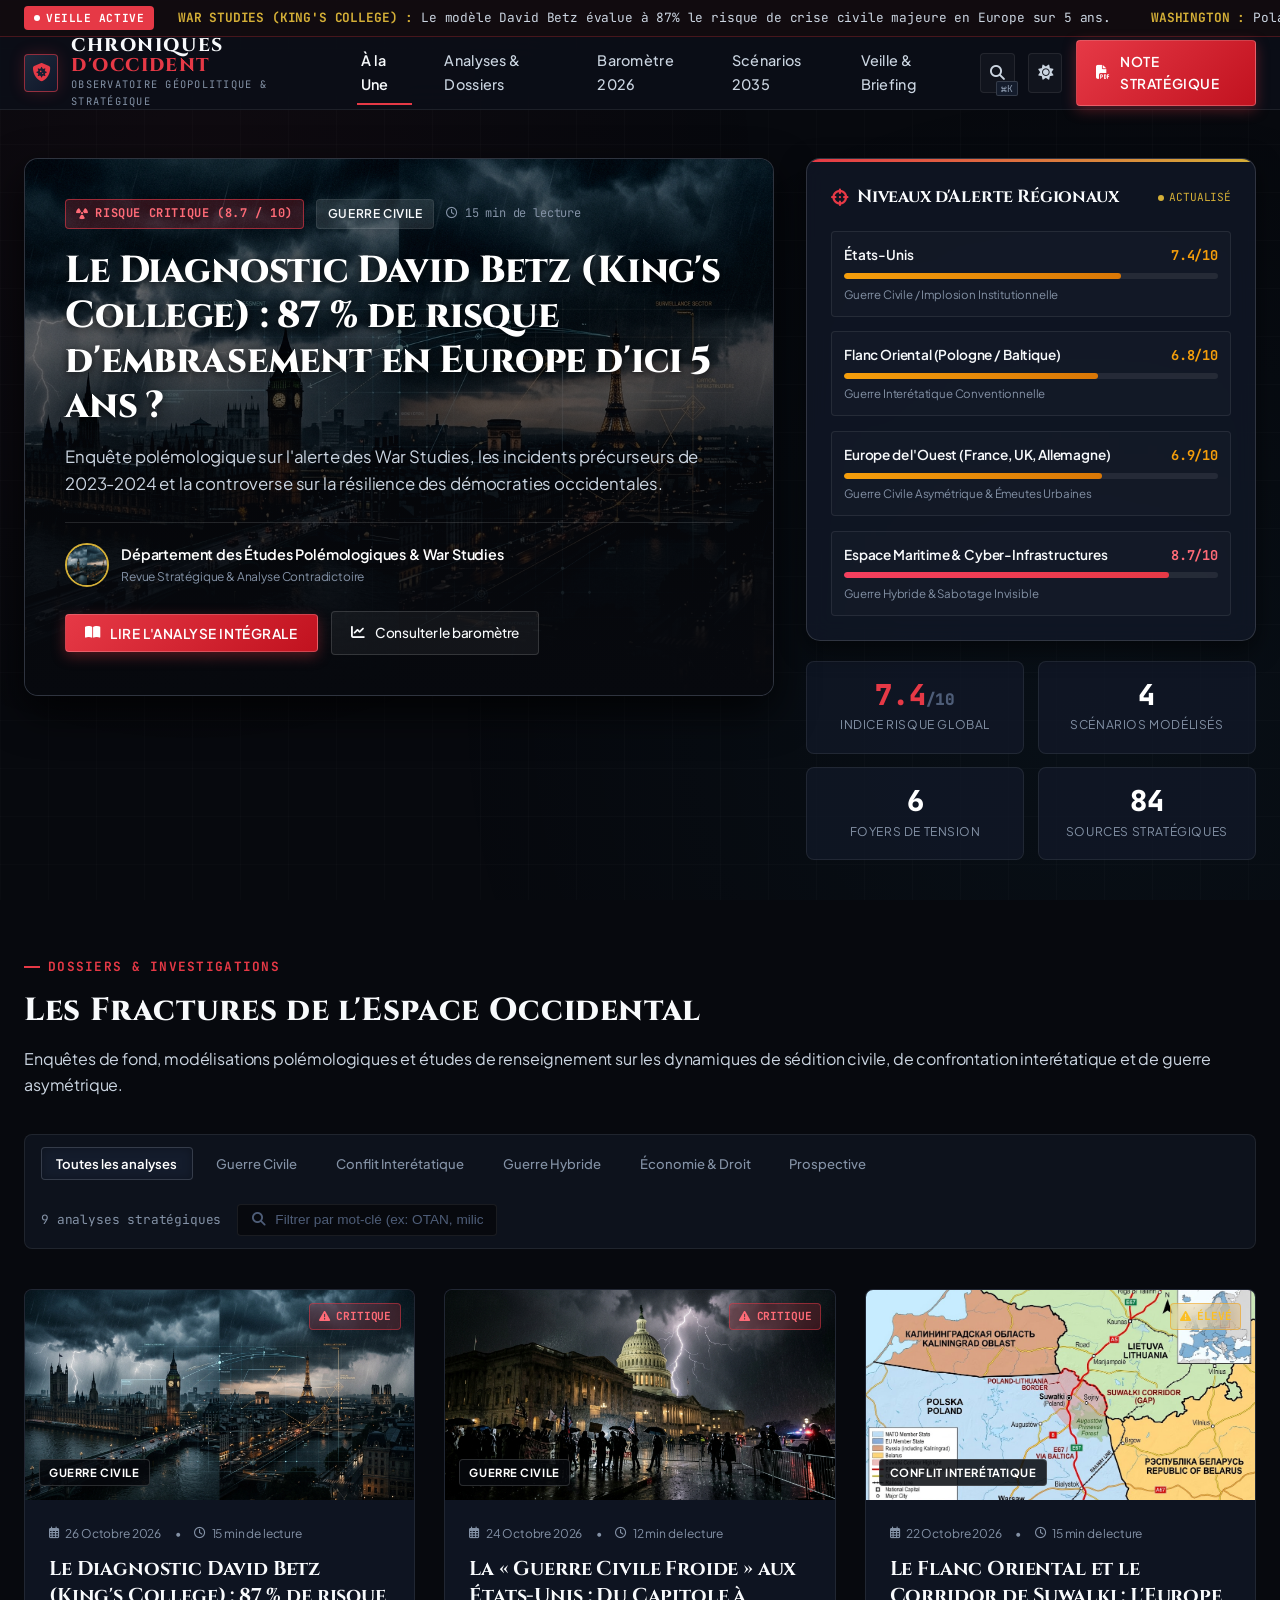
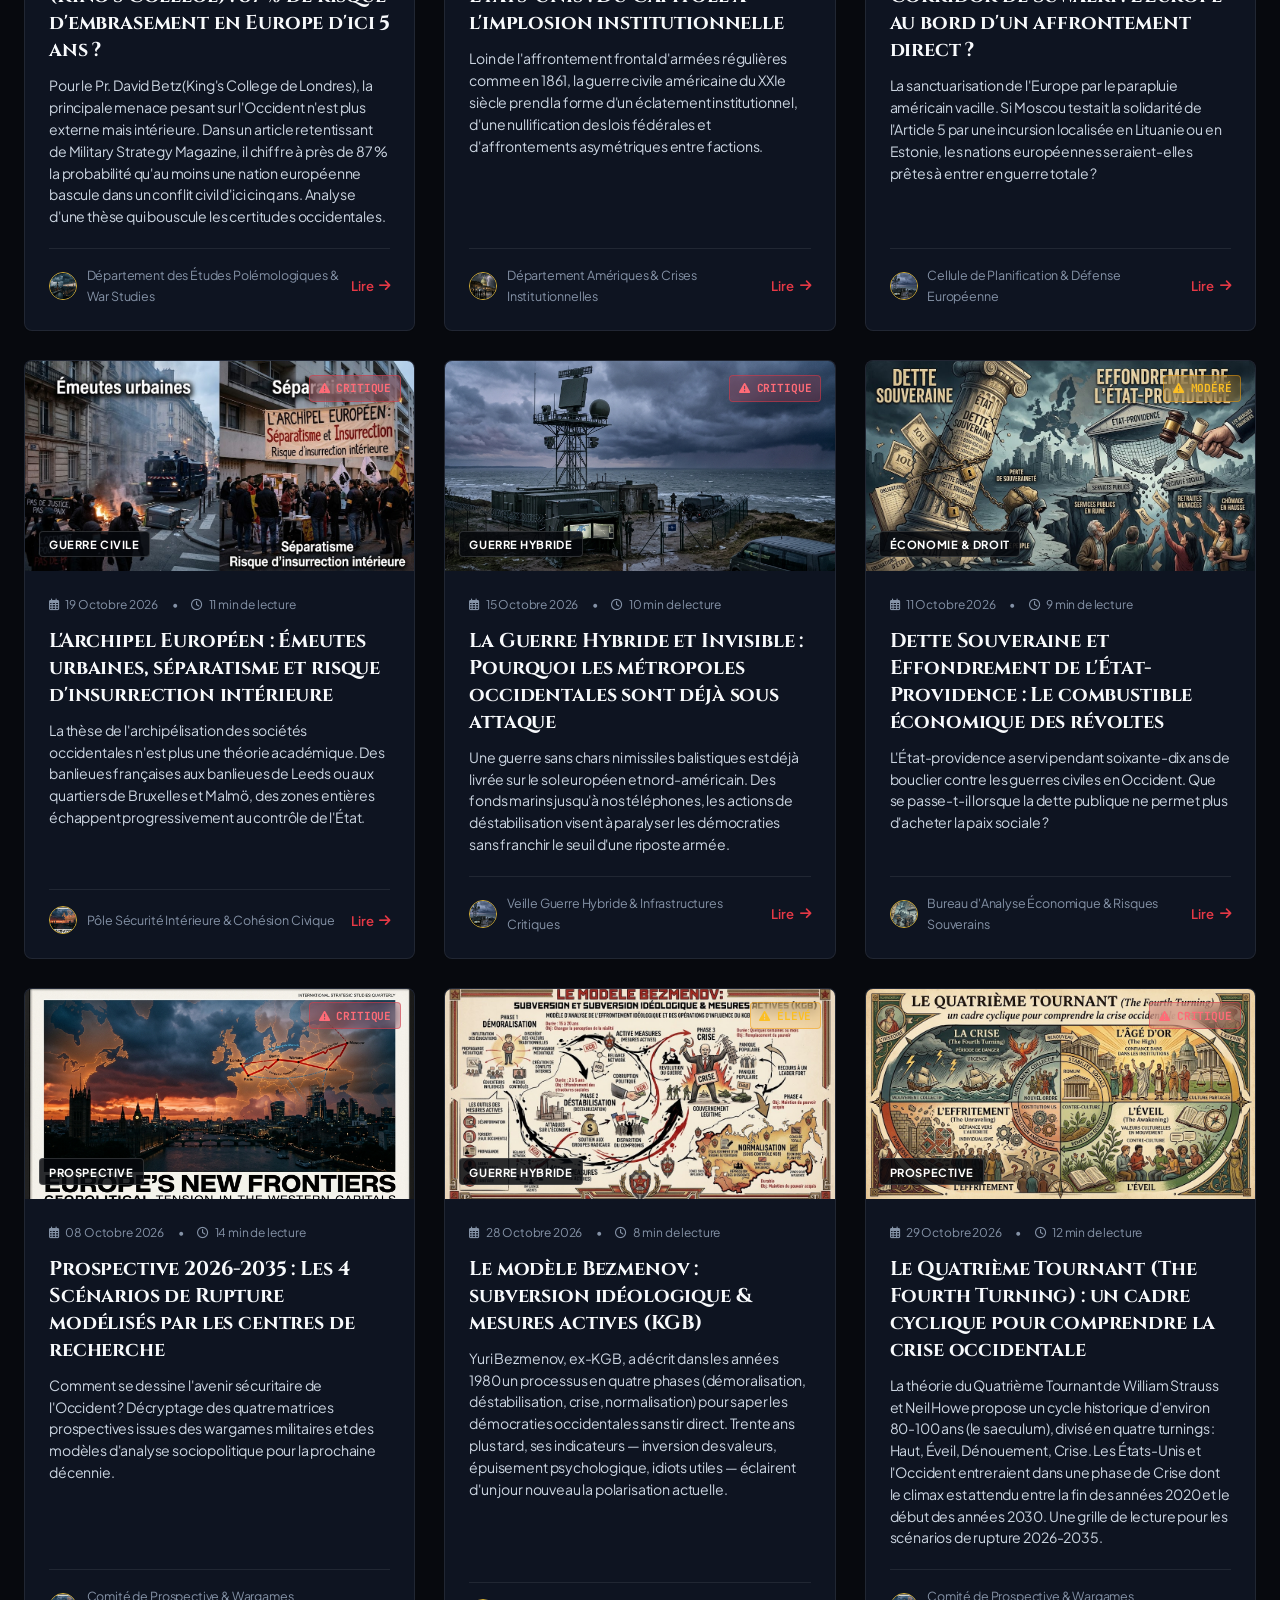
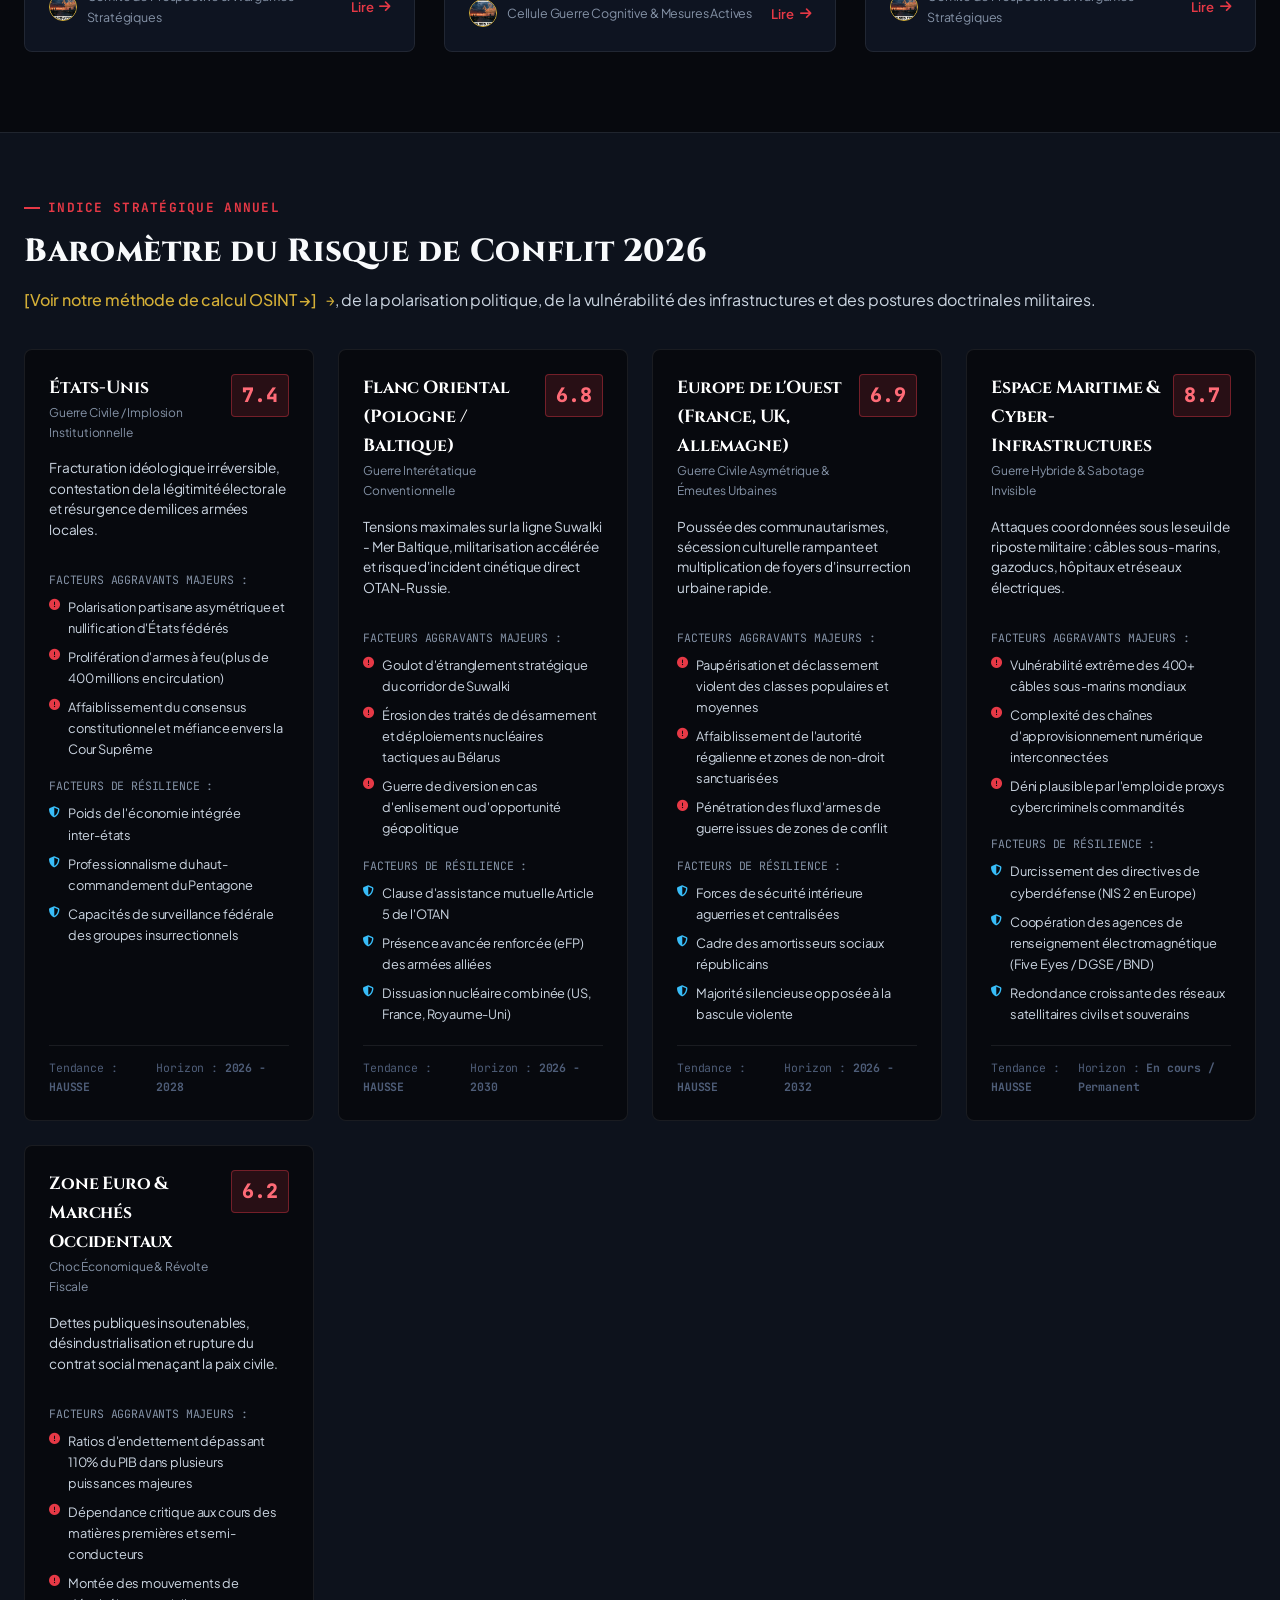
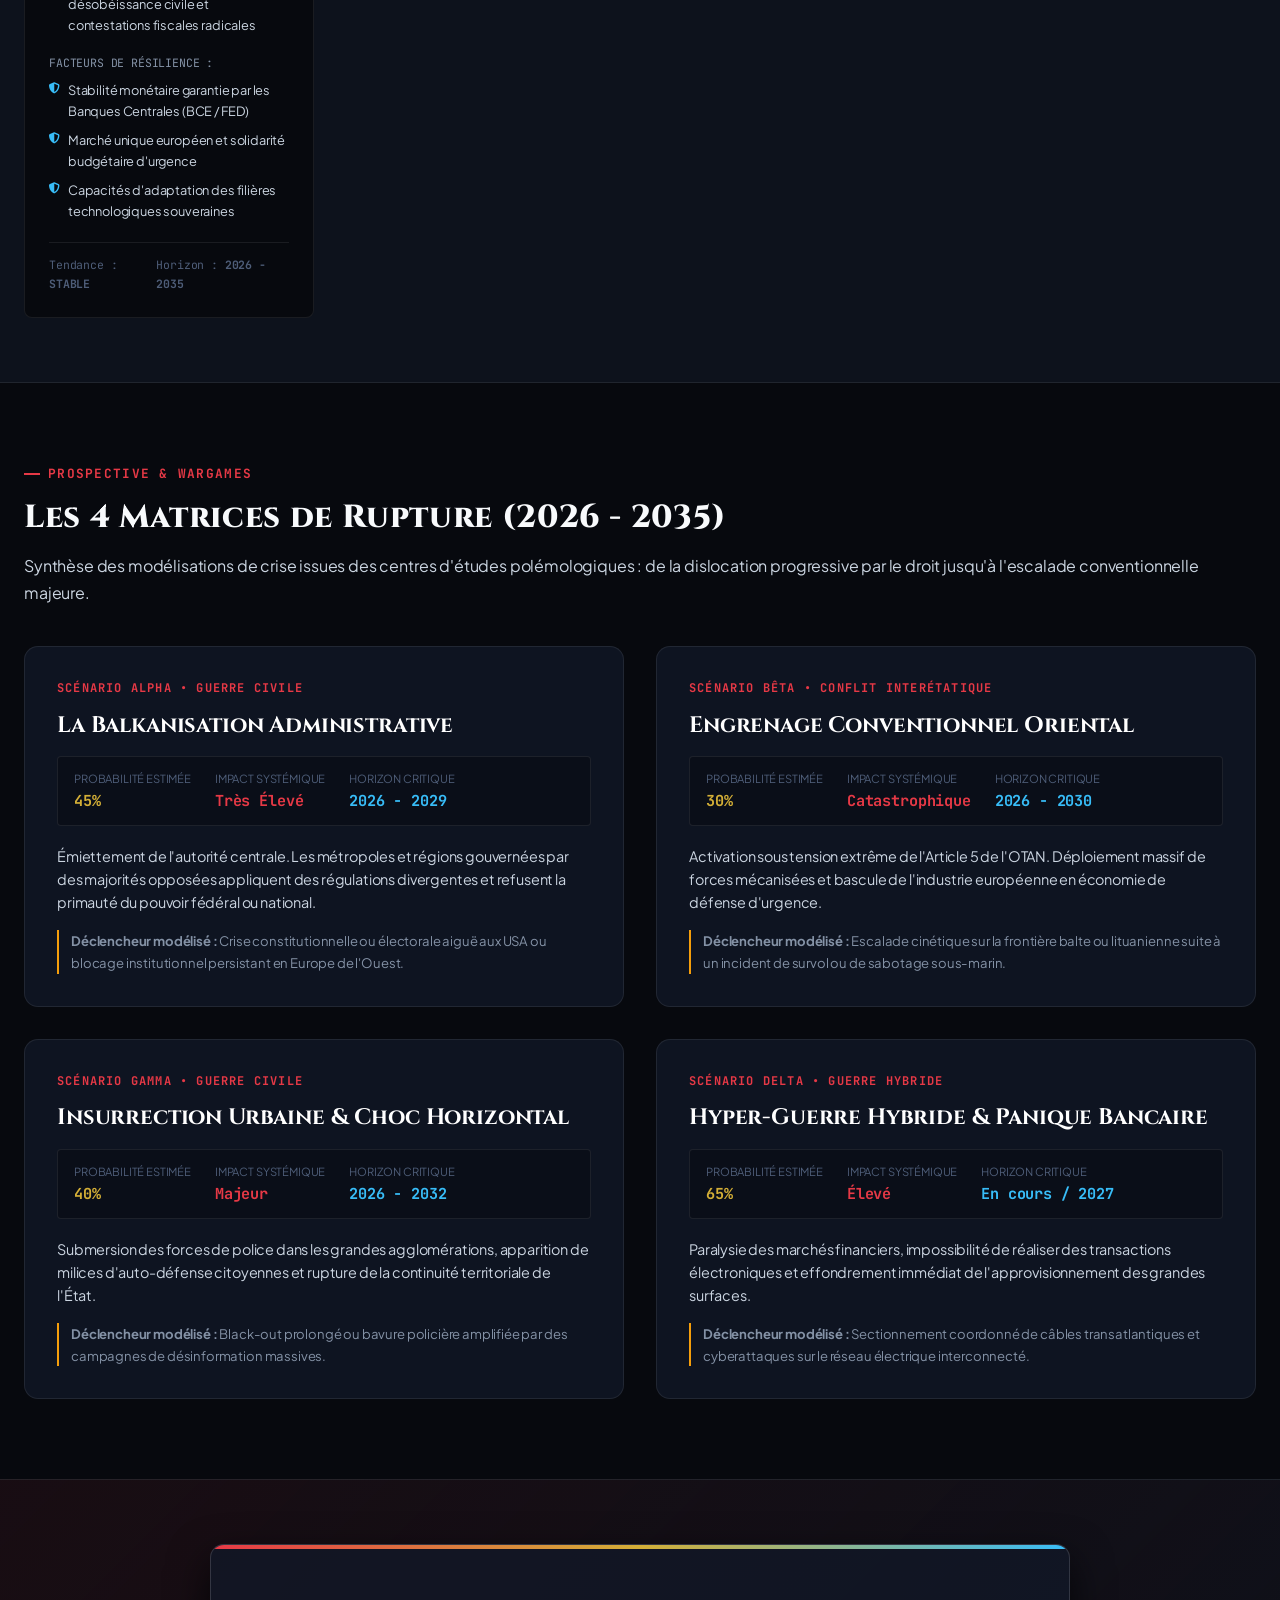
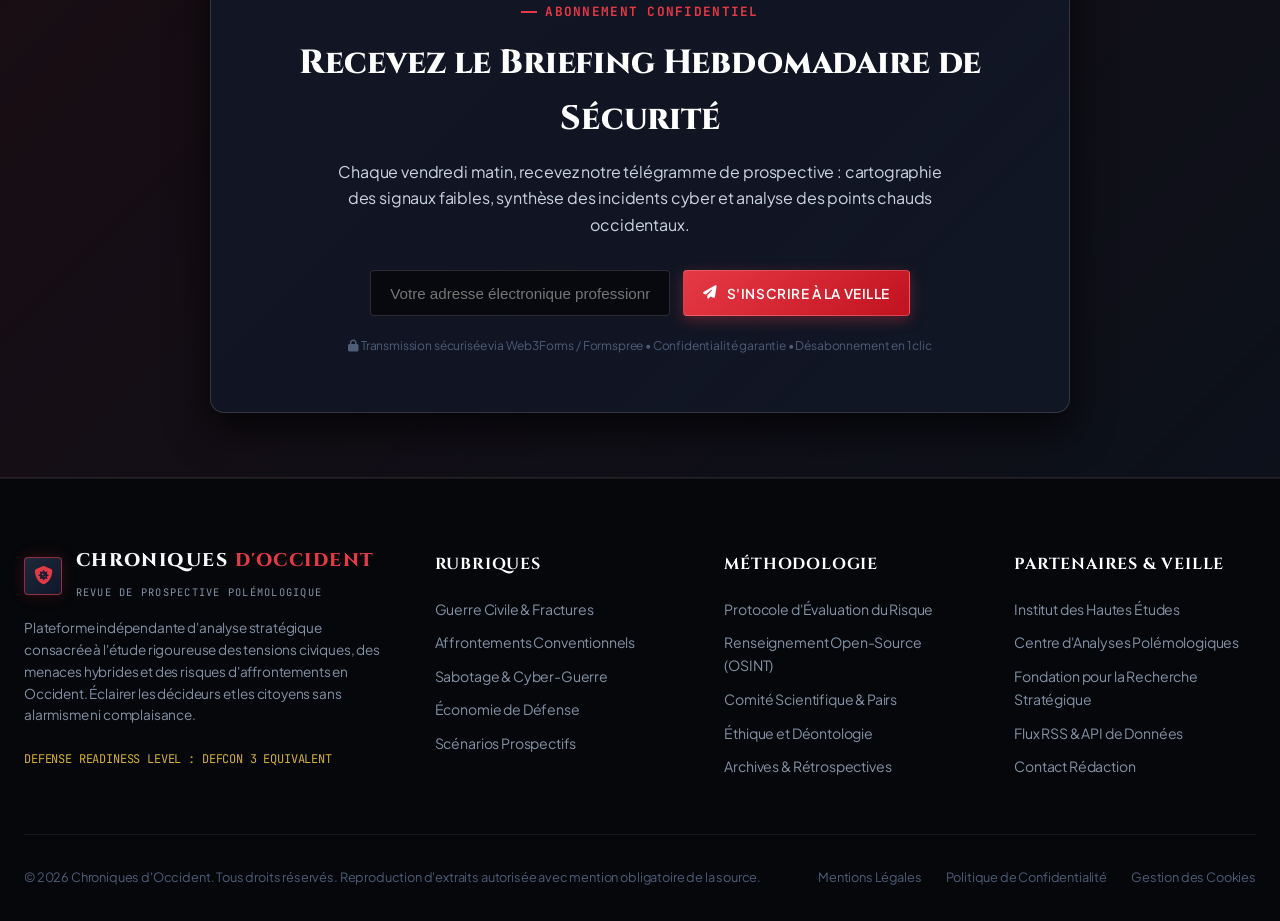
<file: index.html>
﻿<!DOCTYPE html>
<html lang="fr" data-theme="dark">

<head>
  <meta charset="UTF-8">
  <meta name="viewport" content="width=device-width, initial-scale=1.0">
  <title>CHRONIQUES D'OCCIDENT | Revue d'Analyse Stratégique & Risques de Conflit</title>

  <!-- Méta SEO & Référencement -->
  <meta name="description"
    content="Revue de référence et observatoire géopolitique indépendant sur les risques de guerre civile, d'implosion institutionnelle et de conflit armé en Occident.">
  <meta name="keywords"
    content="guerre civile occident, risque de guerre europe, polarisation etats-unis, strategie militaire, guerre hybride, prospective 2030, defense europeenne, securite nationale">
  <meta name="author" content="Chroniques d'Occident">
  <meta property="og:title" content="CHRONIQUES D'OCCIDENT — L'Occident face au risque de guerre">
  <meta property="og:description"
    content="Enquêtes exclusives, baromètre du risque 2026 et scénarios de rupture civile et militaire dans le monde occidental.">
  <meta property="og:type" content="website">
  <meta property="og:image" content="assets/images/hero.jpg">
  <!-- Favicon -->
  <link rel="icon" type="image/svg+xml" href="data:image/svg+xml,%3Csvg xmlns=%27http://www.w3.org/2000/svg%27 viewBox=%270 0 100 100%27%3E%3Ccircle cx=%2750%27 cy=%2750%27 r=%2748%27 fill=%27%230a0f1a%27/%3E%3Cpath d=%27M50 15 C50 15 20 15 20 35 C20 55 50 85 50 85 C50 85 80 55 80 35 C80 15 50 15 50 15 Z%27 fill=%27none%27 stroke=%27%23c9a84c%27 stroke-width=%274%27/%3E%3Ccircle cx=%2750%27 cy=%2740%27 r=%278%27 fill=%27%23c9a84c%27/%3E%3Crect x=%2746%27 y=%2752%27 width=%278%27 height=%2716%27 rx=%272%27 fill=%27%23c9a84c%27/%3E%3Ccircle cx=%2750%27 cy=%2772%27 r=%273%27 fill=%27%23c9a84c%27/%3E%3C/svg%3E">
  <link rel="icon" type="image/png" sizes="32x32" href="data:image/svg+xml,%3Csvg xmlns=%27http://www.w3.org/2000/svg%27 viewBox=%270 0 100 100%27%3E%3Ccircle cx=%2750%27 cy=%2750%27 r=%2748%27 fill=%27%230a0f1a%27/%3E%3Cpath d=%27M50 15 C50 15 20 15 20 35 C20 55 50 85 50 85 C50 85 80 55 80 35 C80 15 50 15 50 15 Z%27 fill=%27none%27 stroke=%27%23c9a84c%27 stroke-width=%274%27/%3E%3Ccircle cx=%2750%27 cy=%2740%27 r=%278%27 fill=%27%23c9a84c%27/%3E%3Crect x=%2746%27 y=%2752%27 width=%278%27 height=%2716%27 rx=%272%27 fill=%27%23c9a84c%27/%3E%3Ccircle cx=%2750%27 cy=%2772%27 r=%273%27 fill=%27%23c9a84c%27/%3E%3C/svg%3E">
  <link rel="apple-touch-icon" href="data:image/svg+xml,%3Csvg xmlns=%27http://www.w3.org/2000/svg%27 viewBox=%270 0 100 100%27%3E%3Ccircle cx=%2750%27 cy=%2750%27 r=%2748%27 fill=%27%230a0f1a%27/%3E%3Cpath d=%27M50 15 C50 15 20 15 20 35 C20 55 50 85 50 85 C50 85 80 55 80 35 C80 15 50 15 50 15 Z%27 fill=%27none%27 stroke=%27%23c9a84c%27 stroke-width=%274%27/%3E%3Ccircle cx=%2750%27 cy=%2740%27 r=%278%27 fill=%27%23c9a84c%27/%3E%3Crect x=%2746%27 y=%2752%27 width=%278%27 height=%2716%27 rx=%272%27 fill=%27%23c9a84c%27/%3E%3Ccircle cx=%2750%27 cy=%2772%27 r=%273%27 fill=%27%23c9a84c%27/%3E%3C/svg%3E">
  <meta name="theme-color" content="#0a0f1a">

  <!-- Polices Google Fonts de haute qualité -->
  <link rel="preconnect" href="https://fonts.googleapis.com">
  <link rel="preconnect" href="https://fonts.gstatic.com" crossorigin>
  <link
    href="https://fonts.googleapis.com/css2?family=Cinzel:wght@600;700;800;900&family=JetBrains+Mono:wght@400;500;700&family=Plus+Jakarta+Sans:wght@300;400;500;600;700&display=swap"
    rel="stylesheet">

  <!-- FontAwesome 6 pour icônes vectorielles tactiques -->
  <link rel="stylesheet" href="https://cdnjs.cloudflare.com/ajax/libs/font-awesome/6.5.1/css/all.min.css"
    integrity="sha512-DTOQO9RWCH3ppGqcWaEA1BIZOC6xxalwEsw9c2QQeAIftl+Vegovlnee1c9QX4TctnWMn13TZye+giMm8e2LwA=="
    crossorigin="anonymous" referrerpolicy="no-referrer" />

  <!-- Feuille de styles personnalisée -->
  <link rel="stylesheet" href="css/style.css">
</head>

<body>

  <!-- Barre de progression de lecture au scroll -->
  <div id="scroll-progress-bar"></div>

  <!-- Barre de dépêches d'alerte stratégique continue -->
  <div class="alert-ticker-bar">
    <div class="container">
      <div class="ticker-content">
        <div class="ticker-badge">
          <span class="ticker-pulse"></span>
          VEILLE ACTIVE
        </div>
        <div class="ticker-scroller">
          <div class="ticker-item">
            <strong>WAR STUDIES (KING'S COLLEGE) :</strong> Le modèle David Betz évalue à 87% le risque de crise civile
            majeure en Europe sur 5 ans.
          </div>
          <div class="ticker-item">
            <strong>WASHINGTON :</strong> Polarisation record, réactivation des doctrines de nullification dans 18 États
            fédérés.
          </div>
          <div class="ticker-item">
            <strong>MER BALTIQUE :</strong> Surveillance renforcée suite à des coupures suspectes de câbles sous-marins.
          </div>
          <div class="ticker-item">
            <strong>EUROPE DE L'OUEST :</strong> Tensions urbaines en hausse, les services de renseignement modélisent
            le risque de sécession asymétrique.
          </div>
          <div class="ticker-item">
            <strong>CORRIDOR DE SUWALKI :</strong> Exercices interalliés à tir réel et redéploiement d'unités blindées.
          </div>
          <div class="ticker-item">
            <strong>CYBERESPACE :</strong> Multiplication des attaques par déni de service distribué sur les réseaux
            énergétiques.
          </div>
        </div>
      </div>
    </div>
  </div>

  <!-- En-tête avec Menu Collant (Sticky Menu) -->
  <header class="site-header" id="site-header">
    <div class="container nav-container">

      <!-- Identité de la revue -->
      <a href="#" class="brand-link" aria-label="Accueil Chroniques d'Occident">
        <div class="brand-icon">
          <i class="fas fa-shield-virus"></i>
        </div>
        <div class="brand-texts">
          <span class="brand-name">Chroniques <span>d'Occident</span></span>
          <span class="brand-sub">Observatoire Géopolitique & Stratégique</span>
        </div>
      </a>

      <!-- Navigation Principale -->
      <nav class="main-nav" id="main-nav" aria-label="Navigation principale">
        <a href="#a-la-une" class="nav-link active">À la Une</a>
        <a href="#analyses" class="nav-link">Analyses & Dossiers</a>
        <a href="#barometre" class="nav-link">Baromètre 2026</a>
        <a href="#scenarios" class="nav-link">Scénarios 2035</a>
        <a href="#veille" class="nav-link">Veille & Briefing</a>
      </nav>

      <!-- Actions Rapides & Outils -->
      <div class="header-actions">
        <!-- Bouton de Recherche Globale -->
        <button class="btn-icon" id="search-trigger-btn" title="Rechercher une analyse (Ctrl+K)" aria-label="Recherche">
          <i class="fas fa-search"></i>
          <span class="search-shortcut-badge">⌘K</span>
        </button>

        <!-- Basculeur de Thème -->
        <button class="btn-icon" id="theme-toggle-btn" title="Changer le mode d'affichage"
          aria-label="Changer de thème">
          <i class="fas fa-sun"></i>
        </button>

        <!-- CTA Dossier Stratégique -->
        <a href="#veille" class="btn-primary" style="text-decoration: none;">
          <i class="fas fa-file-pdf"></i>
          <span class="btn-text">Note Stratégique</span>
        </a>

        <!-- Bouton Menu Mobile Hamburger -->
        <button class="mobile-toggle" id="mobile-nav-toggle" aria-label="Ouvrir le menu">
          <i class="fas fa-bars"></i>
        </button>
      </div>

    </div>
  </header>

  <main>
    <!-- ====================================================================
         SECTION HERO : À LA UNE GÉOPOLITIQUE
         ==================================================================== -->
    <section class="hero-section" id="a-la-une">
      <div class="container">

        <div class="hero-grid">
          <!-- Carte Principale Hero Dynamique (remplie par app.js) -->
          <div id="hero-featured-container"></div>

          <!-- Panneau Latéral : Radar de Crise & Compteurs -->
          <aside class="hero-sidebar">
            <div class="radar-summary-card">
              <div class="sidebar-heading">
                <div class="sidebar-title">
                  <i class="fas fa-crosshairs"></i> Niveaux d'Alerte Régionaux
                </div>
                <div class="live-indicator">
                  <span class="ticker-pulse" style="background: var(--accent-gold);"></span>
                  ACTUALISÉ
                </div>
              </div>

              <!-- Jauges Dynamiques de Tension -->
              <div class="gauge-grid" id="hero-gauge-container">
                <!-- Rempli par JavaScript -->
              </div>
            </div>

            <!-- Bande de Compteurs Clés -->
            <div class="stats-strip">
              <div class="stat-box">
                <div class="stat-number" style="color: var(--accent-crimson);">7.4<span
                    style="font-size: 1rem; color: var(--text-dim);">/10</span></div>
                <div class="stat-label">Indice Risque Global</div>
              </div>
              <div class="stat-box">
                <div class="stat-number">4</div>
                <div class="stat-label">Scénarios Modélisés</div>
              </div>
              <div class="stat-box">
                <div class="stat-number">6</div>
                <div class="stat-label">Foyers de Tension</div>
              </div>
              <div class="stat-box">
                <div class="stat-number">84</div>
                <div class="stat-label">Sources Stratégiques</div>
              </div>
            </div>
          </aside>
        </div>

      </div>
    </section>

    <!-- ====================================================================
         SECTION ANALYSES & DOSSIERS THÉMATIQUES
         ==================================================================== -->
    <section class="articles-section" id="analyses">
      <div class="container">

        <!-- En-tête de section -->
        <div class="section-header">
          <div class="section-label">Dossiers & Investigations</div>
          <h2 class="section-title">Les Fractures de l'Espace Occidental</h2>
          <p class="section-desc">
            Enquêtes de fond, modélisations polémologiques et études de renseignement sur les dynamiques de sédition
            civile, de confrontation interétatique et de guerre asymétrique.
          </p>
        </div>

        <!-- Barre de Filtres et Recherche -->
        <div class="filter-bar">
          <div class="category-pills">
            <button class="category-pill active" data-category="all">Toutes les analyses</button>
            <button class="category-pill" data-category="Guerre Civile">Guerre Civile</button>
            <button class="category-pill" data-category="Conflit Interétatique">Conflit Interétatique</button>
            <button class="category-pill" data-category="Guerre Hybride">Guerre Hybride</button>
            <button class="category-pill" data-category="Économie & Droit">Économie & Droit</button>
            <button class="category-pill" data-category="Prospective">Prospective</button>
          </div>

          <div style="display: flex; align-items: center; gap: 1rem;">
            <span id="articles-count-label"
              style="font-family: var(--font-mono); font-size: 0.8rem; color: var(--text-muted);">
              Chargement...
            </span>
            <div class="filter-search-box">
              <i class="fas fa-search"></i>
              <input type="text" id="filter-search-input" placeholder="Filtrer par mot-clé (ex: OTAN, milices...)"
                aria-label="Filtrer les articles">
            </div>
          </div>
        </div>

        <!-- Grille des Cartes d'Articles Dynamiques -->
        <div class="articles-grid" id="articles-grid">
          <!-- Injecté par JavaScript -->
        </div>

      </div>
    </section>

    <!-- ====================================================================
         SECTION BAROMÈTRE DU RISQUE 2026
         ==================================================================== -->
    <section class="barometer-section" id="barometre">
      <div class="container">

        <div class="section-header">
          <div class="section-label">Indice Stratégique Annuel</div>
          <h2 class="section-title">Baromètre du Risque de Conflit 2026</h2>
          <p class="section-desc">
            <a href="methode.html" class="method-link">[Voir notre méthode de calcul OSINT →]</a><span class="method-arrow"> →</span>, de la polarisation politique, de la vulnérabilité des infrastructures et des postures doctrinales
            militaires.
          </p>
        </div>

        <!-- Grille du Baromètre -->
        <div class="barometer-grid" id="barometer-grid">
          <!-- Rempli par JavaScript -->
        </div>

      </div>
    </section>

    <!-- ====================================================================
         SECTION MATRICE DES SCÉNARIOS PROSPECTIFS 2035
         ==================================================================== -->
    <section class="scenarios-section" id="scenarios">
      <div class="container">

        <div class="section-header">
          <div class="section-label">Prospective & Wargames</div>
          <h2 class="section-title">Les 4 Matrices de Rupture (2026 - 2035)</h2>
          <p class="section-desc">
            Synthèse des modélisations de crise issues des centres d'études polémologiques : de la dislocation
            progressive par le droit jusqu'à l'escalade conventionnelle majeure.
          </p>
        </div>

        <!-- Grille des Scénarios -->
        <div class="scenarios-grid" id="scenarios-grid">
          <!-- Rempli par JavaScript -->
        </div>

      </div>
    </section>

    <!-- ====================================================================
         SECTION NEWSLETTER & BRIEFING STRATÉGIQUE
         ==================================================================== -->
    <section class="briefing-newsletter-section" id="veille">
      <div class="container">

        <div class="briefing-box">
          <div class="section-label" style="justify-content: center; margin-bottom: 0.8rem;">Abonnement Confidentiel
          </div>
          <h2 class="briefing-title">Recevez le Briefing Hebdomadaire de Sécurité</h2>
          <p class="briefing-desc">
            Chaque vendredi matin, recevez notre télégramme de prospective : cartographie des signaux faibles, synthèse
            des incidents cyber et analyse des points chauds occidentaux.
          </p>

          <form class="newsletter-form" id="newsletter-form" action="https://api.web3forms.com/submit" method="POST">
            <!-- Clé Web3Forms (remplacez par votre clé gratuite reçue sur https://web3forms.com) -->
            <input type="hidden" name="access_key" id="web3forms-access-key"
              value="d9cb7230-2cd0-4e70-a5a4-1119d5b46da7">
            <input type="hidden" name="subject" value="Nouvel abonné - Chroniques d'Occident (Veille Stratégique)">
            <input type="hidden" name="from_name" value="Chroniques d'Occident">
            <input type="checkbox" name="botcheck" style="display: none;">

            <input type="email" name="email" id="newsletter-email" class="newsletter-input"
              placeholder="Votre adresse électronique professionnelle" required autocomplete="email">
            <button type="submit" class="btn-primary" id="newsletter-submit-btn">
              <i class="fas fa-paper-plane"></i> <span id="newsletter-btn-text">S'inscrire à la Veille</span>
            </button>
          </form>

          <div style="font-size: 0.75rem; color: var(--text-dim); margin-top: 1.25rem;">
            <i class="fas fa-lock"></i> Transmission sécurisée via Web3Forms / Formspree • Confidentialité garantie •
            Désabonnement en 1 clic
          </div>
        </div>

      </div>
    </section>
  </main>

  <!-- ====================================================================
       PIED DE PAGE (FOOTER)
       ==================================================================== -->
  <footer class="site-footer">
    <div class="container">

      <div class="footer-grid">
        <div class="footer-col-brand">
          <div class="brand-link" style="margin-bottom: 1rem;">
            <div class="brand-icon">
              <i class="fas fa-shield-virus"></i>
            </div>
            <div class="brand-texts">
              <span class="brand-name">Chroniques <span>d'Occident</span></span>
              <span class="brand-sub">Revue de Prospective Polémologique</span>
            </div>
          </div>
          <p class="footer-manifesto">
            Plateforme indépendante d'analyse stratégique consacrée à l'étude rigoureuse des tensions civiques, des
            menaces hybrides et des risques d'affrontements en Occident. Éclairer les décideurs et les citoyens sans
            alarmisme ni complaisance.
          </p>
          <div style="font-family: var(--font-mono); font-size: 0.75rem; color: var(--accent-gold);">
            DEFENSE READINESS LEVEL : DEFCON 3 EQUIVALENT
          </div>
        </div>

        <div>
          <h4 class="footer-col-title">Rubriques</h4>
          <div class="footer-links">
            <a href="#analyses">Guerre Civile & Fractures</a>
            <a href="#analyses">Affrontements Conventionnels</a>
            <a href="#analyses">Sabotage & Cyber-Guerre</a>
            <a href="#analyses">Économie de Défense</a>
            <a href="#scenarios">Scénarios Prospectifs</a>
          </div>
        </div>

        <div>
          <h4 class="footer-col-title">Méthodologie</h4>
          <div class="footer-links">
            <a href="#">Protocole d'Évaluation du Risque</a>
            <a href="#">Renseignement Open-Source (OSINT)</a>
            <a href="#">Comité Scientifique & Pairs</a>
            <a href="#">Éthique et Déontologie</a>
            <a href="#">Archives & Rétrospectives</a>
          </div>
        </div>

        <div>
          <h4 class="footer-col-title">Partenaires & Veille</h4>
          <div class="footer-links">
            <a href="#">Institut des Hautes Études</a>
            <a href="#">Centre d'Analyses Polémologiques</a>
            <a href="#">Fondation pour la Recherche Stratégique</a>
            <a href="#">Flux RSS & API de Données</a>
            <a href="#">Contact Rédaction</a>
          </div>
        </div>
      </div>

      <div class="footer-bottom">
        <div>
          © 2026 Chroniques d'Occident. Tous droits réservés. Reproduction d'extraits autorisée avec mention obligatoire
          de la source.
        </div>
        <div style="display: flex; gap: 1.5rem;">
          <a href="#">Mentions Légales</a>
          <a href="#">Politique de Confidentialité</a>
          <a href="#">Gestion des Cookies</a>
        </div>
      </div>

    </div>
  </footer>

  <!-- ====================================================================
       MODAL DE LECTURE COMPLÈTE DE L'ARTICLE (READER VIEW)
       ==================================================================== -->
  <div class="reader-modal-overlay" id="reader-modal" role="dialog" aria-modal="true"
    aria-labelledby="reader-top-title">
    <div class="reader-modal-container">

      <!-- Barre d'outils du lecteur -->
      <div class="reader-top-bar">
        <div class="reader-top-title" id="reader-top-title">Lecture d'Analyse</div>

        <div class="reader-actions-bar">
          <button class="reader-btn" id="font-decrease" title="Diminuer la taille de police">A-</button>
          <button class="reader-btn" id="font-increase" title="Augmenter la taille de police">A+</button>
          <button class="reader-btn" id="share-article-btn" title="Copier le lien de l'article">
            <i class="fas fa-link"></i> Partager
          </button>
          <button class="reader-btn reader-btn-close" id="reader-close-btn" title="Fermer la lecture (Échap)">
            <i class="fas fa-times"></i> Fermer
          </button>
        </div>
      </div>

      <!-- Corps déroulant du document -->
      <div class="reader-scroll-content">
        <div id="reader-content-body">
          <!-- Injecté par JavaScript -->
        </div>
      </div>

    </div>
  </div>

  <!-- ====================================================================
       MODAL DE RECHERCHE GLOBALE INSTANTANÉE (CTRL + K)
       ==================================================================== -->
  <div class="search-modal-overlay" id="search-modal" role="dialog" aria-modal="true" aria-label="Recherche globale">
    <div class="search-modal-box">
      <div class="search-modal-header">
        <i class="fas fa-search" style="color: var(--accent-crimson);"></i>
        <input type="text" id="search-modal-input" class="search-modal-input"
          placeholder="Rechercher parmi les dossiers, concepts et zones..." autocomplete="off">
        <button id="search-modal-close" class="reader-btn" style="border: none;">
          <i class="fas fa-times"></i>
        </button>
      </div>

      <div class="search-results-list" id="search-results-container">
        <!-- Rempli en temps réel -->
      </div>
    </div>
  </div>

  <!-- Conteneur de Notifications Toast -->
  <div class="toast-container" id="toast-container"></div>

  <!-- Script d'Initialisation ES Module -->
  <script src="js/data.js"></script>
  <script src="js/app.js"></script>
</body>

</html>
</file>
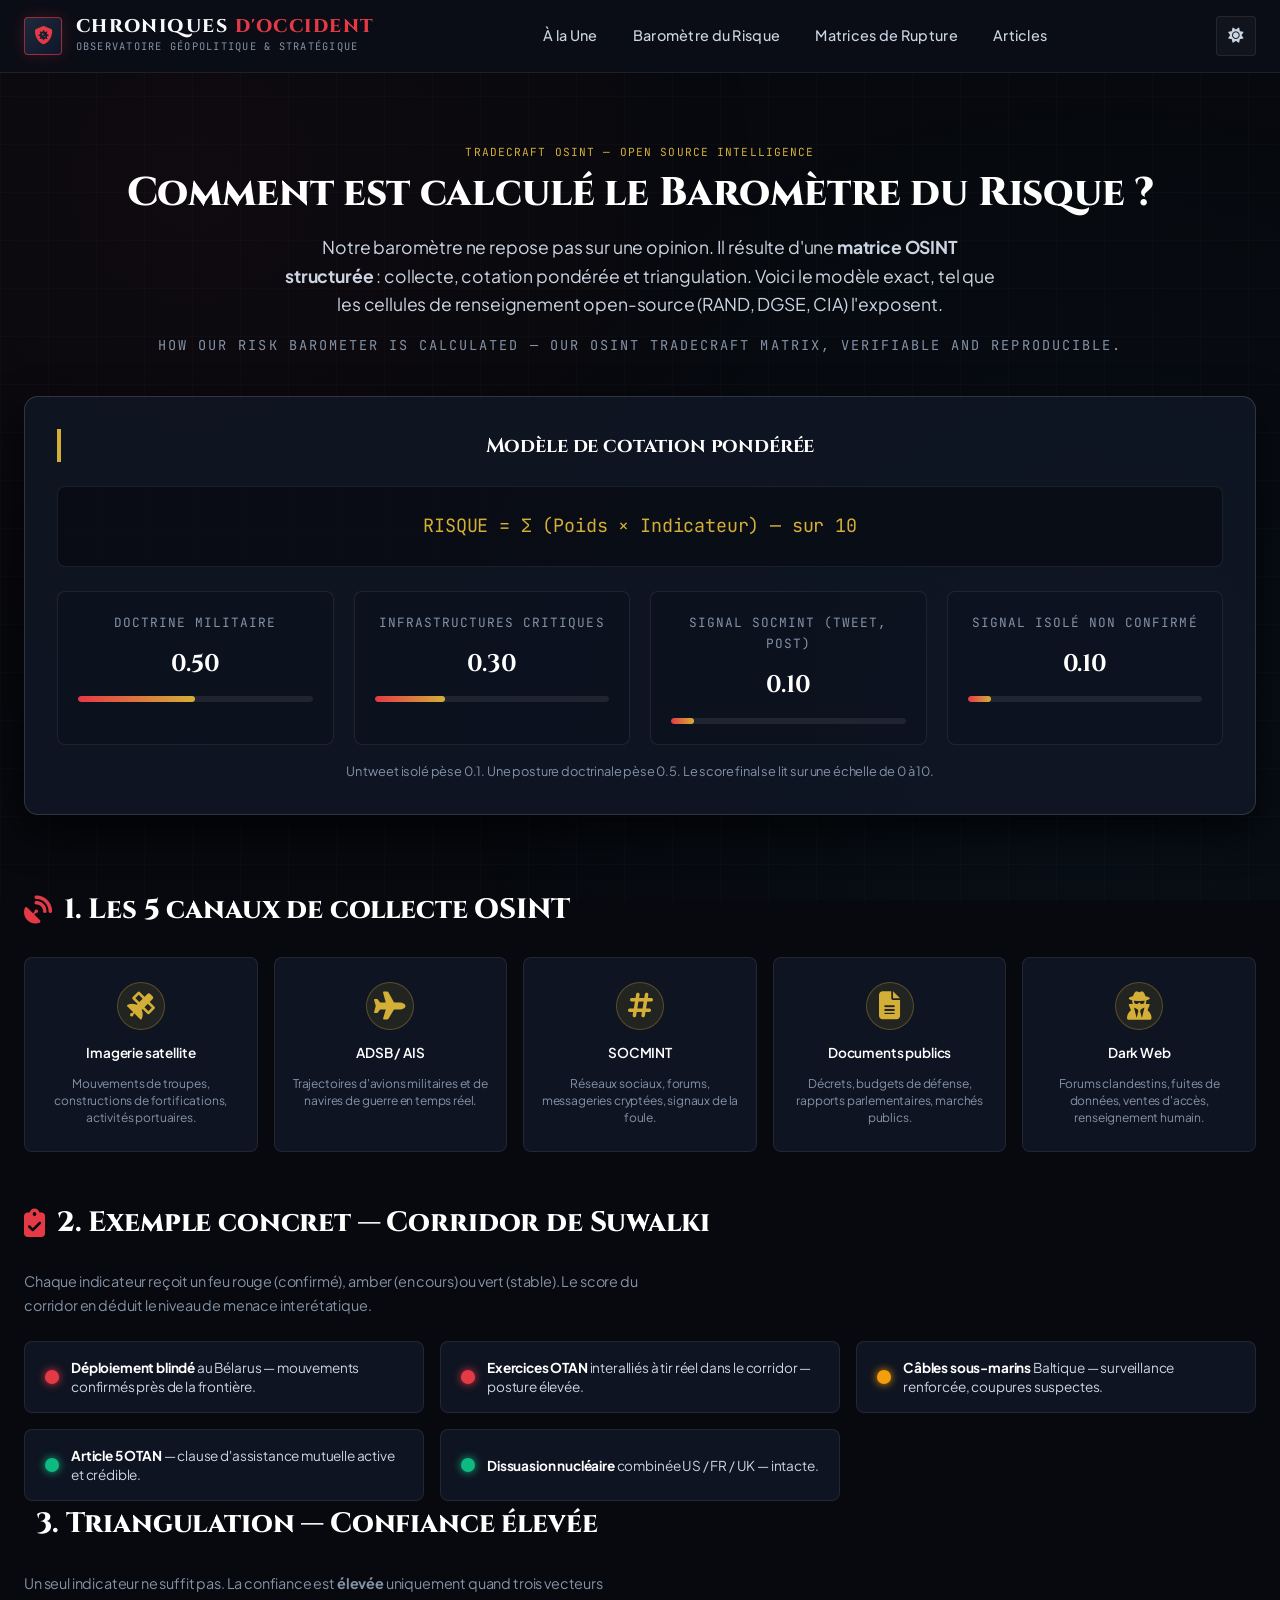
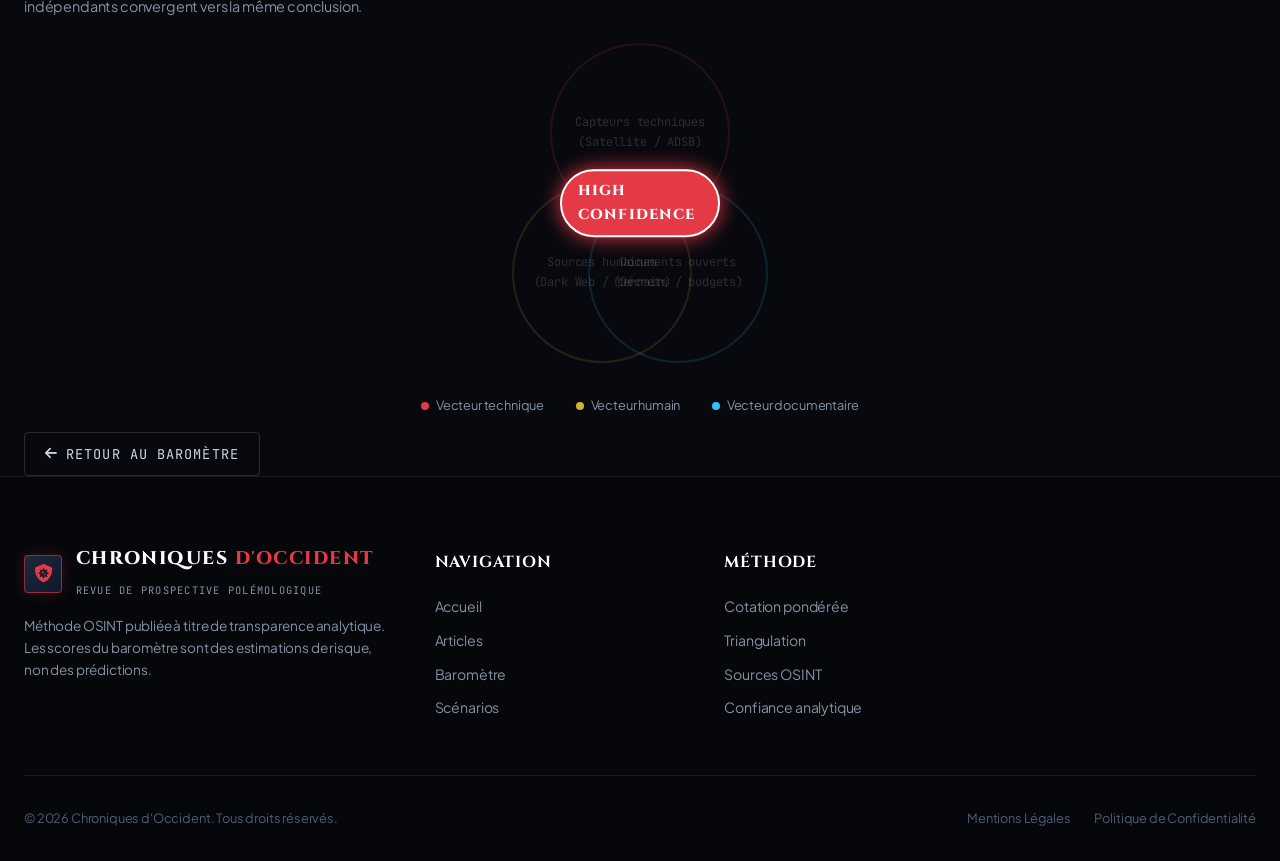
<file: methode.html>
<!DOCTYPE html>
<html lang="fr">

<head>
  <meta charset="UTF-8">
  <meta name="viewport" content="width=device-width, initial-scale=1.0">
  <title>Chroniques d'Occident — Méthode de calcul OSINT du Baromètre du Risque</title>

  <meta name="description"
    content="Comment est calculé le Baromètre du Risque de Conflit 2026 : matrice OSINT, cotation pondérée, triangulation. Tradecraft de renseignement open-source.">
  <meta name="keywords"
    content="OSINT, renseignement open-source, baromètre du risque, cotation pondérée, triangulation, Suwalki, méthodologie">
  <meta name="author" content="Chroniques d'Occident">
  <meta property="og:title" content="CHRONIQUES D'OCCIDENT — Méthode OSINT">
  <meta property="og:description"
    content="Comment est calculé le Baromètre du Risque de Conflit 2026 : matrice OSINT, cotation pondérée, triangulation.">
  <meta property="og:type" content="website">
  <meta property="og:image" content="assets/images/hero.jpg">
  <link rel="icon" type="image/svg+xml" href="data:image/svg+xml,%3Csvg xmlns=%27http://www.w3.org/2000/svg%27 viewBox=%270 0 100 100%27%3E%3Ccircle cx=%2750%27 cy=%2750%27 r=%2748%27 fill=%27%230a0f1a%27/%3E%3Cpath d=%27M50 15 C50 15 20 15 20 35 C20 55 50 85 50 85 C50 85 80 55 80 35 C80 15 50 15 50 15 Z%27 fill=%27none%27 stroke=%27%23c9a84c%27 stroke-width=%274%27/%3E%3Ccircle cx=%2750%27 cy=%2740%27 r=%278%27 fill=%27%23c9a84c%27/%3E%3Crect x=%2746%27 y=%2752%27 width=%278%27 height=%2716%27 rx=%272%27 fill=%27%23c9a84c%27/%3E%3Ccircle cx=%2750%27 cy=%2772%27 r=%273%27 fill=%27%23c9a84c%27/%3E%3C/svg%3E">
  <link rel="icon" type="image/png" sizes="32x32" href="data:image/svg+xml,%3Csvg xmlns=%27http://www.w3.org/2000/svg%27 viewBox=%270 0 100 100%27%3E%3Ccircle cx=%2750%27 cy=%2750%27 r=%2748%27 fill=%27%230a0f1a%27/%3E%3Cpath d=%27M50 15 C50 15 20 15 20 35 C20 55 50 85 50 85 C50 85 80 55 80 35 C80 15 50 15 50 15 Z%27 fill=%27none%27 stroke=%27%23c9a84c%27 stroke-width=%274%27/%3E%3Ccircle cx=%2750%27 cy=%2740%27 r=%278%27 fill=%27%23c9a84c%27/%3E%3Crect x=%2746%27 y=%2752%27 width=%278%27 height=%2716%27 rx=%272%27 fill=%27%23c9a84c%27/%3E%3Ccircle cx=%2750%27 cy=%2772%27 r=%273%27 fill=%27%23c9a84c%27/%3E%3C/svg%3E">
  <link rel="apple-touch-icon" href="data:image/svg+xml,%3Csvg xmlns=%27http://www.w3.org/2000/svg%27 viewBox=%270 0 100 100%27%3E%3Ccircle cx=%2750%27 cy=%2750%27 r=%2748%27 fill=%27%230a0f1a%27/%3E%3Cpath d=%27M50 15 C50 15 20 15 20 35 C20 55 50 85 50 85 C50 85 80 55 80 35 C80 15 50 15 50 15 Z%27 fill=%27none%27 stroke=%27%23c9a84c%27 stroke-width=%274%27/%3E%3Ccircle cx=%2750%27 cy=%2740%27 r=%278%27 fill=%27%23c9a84c%27/%3E%3Crect x=%2746%27 y=%2752%27 width=%278%27 height=%2716%27 rx=%272%27 fill=%27%23c9a84c%27/%3E%3Ccircle cx=%2750%27 cy=%2772%27 r=%273%27 fill=%27%23c9a84c%27/%3E%3C/svg%3E">
  <meta name="theme-color" content="#0a0f1a">

  <link rel="preconnect" href="https://fonts.googleapis.com">
  <link rel="preconnect" href="https://fonts.gstatic.com" crossorigin>
  <link
    href="https://fonts.googleapis.com/css2?family=Cinzel:wght@600;700;800;900&family=JetBrains+Mono:wght@400;500;700&family=Plus+Jakarta+Sans:wght@300;400;500;600;700&display=swap"
    rel="stylesheet">

  <link rel="stylesheet" href="https://cdnjs.cloudflare.com/ajax/libs/font-awesome/6.5.1/css/all.min.css"
    integrity="sha512-DTOQO9RWCH3ppGqcWaEA1BIZOC6xxalwEsw9c2QQeAIftl+Vegovlnee1c9QX4TctnWMn13TZye+giMm8e2LwA=="
    crossorigin="anonymous" referrerpolicy="no-referrer" />

  <link rel="stylesheet" href="css/style.css">

  <style>
    /* =========================================================================
       MÉTHODE OSINT - Système de design spécifique
       ========================================================================= */
    .method-hero {
      padding: 4rem 0 2rem 0;
      text-align: center;
    }

    .method-hero h1 {
      font-family: var(--font-serif);
      font-size: 2.5rem;
      font-weight: 800;
      color: #fff;
      margin-bottom: 1rem;
      line-height: 1.2;
    }

    .method-subtitle {
      font-size: 1.1rem;
      color: var(--text-secondary);
      max-width: 720px;
      margin: 0 auto 1rem auto;
      line-height: 1.6;
    }

    .method-subtitle-en {
      font-family: var(--font-mono);
      font-size: 0.85rem;
      color: var(--text-muted);
      text-transform: uppercase;
      letter-spacing: 0.15em;
      margin-bottom: 2.5rem;
    }

    /* Boîte de cotation pondérée (style agence de renseignement) */
    .method-box {
      background: var(--bg-card);
      border: 1px solid var(--border-medium);
      border-radius: var(--radius-lg);
      padding: 2rem;
      margin-bottom: 2.5rem;
      box-shadow: var(--shadow-lg);
    }

    .method-box .box-title {
      font-family: var(--font-serif);
      font-size: 1.25rem;
      font-weight: 700;
      color: #fff;
      margin-bottom: 1.5rem;
      border-left: 4px solid var(--accent-gold);
      padding-left: 1rem;
    }

    .formula-box {
      background: rgba(7, 9, 14, 0.6);
      border: 1px solid var(--border-subtle);
      border-radius: var(--radius-md);
      padding: 1.5rem;
      font-family: var(--font-mono);
      font-size: 1.15rem;
      color: var(--accent-gold);
      text-align: center;
      margin-bottom: 1.5rem;
    }

    /* Sliders de poids */
    .weight-grid {
      display: grid;
      grid-template-columns: repeat(auto-fit, minmax(240px, 1fr));
      gap: 1.25rem;
    }

    .weight-item {
      background: rgba(11, 15, 25, 0.4);
      border: 1px solid var(--border-subtle);
      border-radius: var(--radius-md);
      padding: 1.25rem;
      display: flex;
      flex-direction: column;
      gap: 0.75rem;
    }

    .weight-item .item-label {
      font-family: var(--font-mono);
      font-size: 0.8rem;
      color: var(--text-muted);
      text-transform: uppercase;
      letter-spacing: 0.08em;
    }

    .weight-item .item-value {
      font-family: var(--font-serif);
      font-size: 1.5rem;
      font-weight: 700;
      color: #fff;
    }

    .weight-item .item-bar {
      height: 6px;
      background: rgba(255, 255, 255, 0.08);
      border-radius: 3px;
      overflow: hidden;
    }

    .weight-item .item-fill {
      height: 100%;
      border-radius: 3px;
      background: linear-gradient(90deg, var(--accent-crimson), var(--accent-gold));
      transition: width 1s ease;
    }

    .weight-item .item-fill.doctrine { width: 50%; }
    .weight-item .item-fill.infra { width: 30%; }
    .weight-item .item-fill.tweet { width: 10%; }
    .weight-item .item-fill.signal { width: 10%; }

    /* Section sources d'entrée */
    .inputs-section {
      margin-bottom: 3rem;
    }

    .inputs-section h2,
    .checklist-section h2,
    .scoring-section h2,
    .triangulation-section h2 {
      font-family: var(--font-serif);
      font-size: 1.75rem;
      font-weight: 800;
      color: #fff;
      margin-bottom: 1.5rem;
      display: flex;
      align-items: center;
      gap: 0.75rem;
    }

    .inputs-section h2 i,
    .checklist-section h2 i,
    .scoring-section h2 i,
    .triangulation-section h2 i {
      color: var(--accent-crimson);
    }

    .input-grid {
      display: grid;
      grid-template-columns: repeat(5, 1fr);
      gap: 1rem;
    }

    .input-item {
      background: var(--bg-card);
      border: 1px solid var(--border-subtle);
      border-radius: var(--radius-md);
      padding: 1.5rem 1rem;
      text-align: center;
      display: flex;
      flex-direction: column;
      align-items: center;
      gap: 0.75rem;
      transition: all var(--transition-fast);
    }

    .input-item:hover {
      border-color: var(--accent-crimson);
      background: var(--bg-card-hover);
    }

    .input-item .icon {
      font-size: 1.75rem;
      color: var(--accent-gold);
      width: 48px;
      height: 48px;
      border-radius: 50%;
      background: rgba(212, 175, 55, 0.1);
      border: 1px solid rgba(212, 175, 55, 0.3);
      display: flex;
      align-items: center;
      justify-content: center;
    }

    .input-item .label {
      font-size: 0.85rem;
      font-weight: 600;
      color: #fff;
    }

    .input-item .desc {
      font-size: 0.75rem;
      color: var(--text-muted);
      line-height: 1.4;
    }

    /* Checklist Suwalki */
    .checklist-grid {
      display: grid;
      grid-template-columns: repeat(auto-fit, minmax(300px, 1fr));
      gap: 1rem;
    }

    .check-item {
      background: var(--bg-card);
      border: 1px solid var(--border-subtle);
      border-radius: var(--radius-md);
      padding: 1rem 1.25rem;
      display: flex;
      align-items: center;
      gap: 0.75rem;
    }

    .check-light {
      width: 14px;
      height: 14px;
      border-radius: 50%;
      flex-shrink: 0;
    }

    .check-light.red { background: var(--accent-crimson); box-shadow: 0 0 8px var(--accent-crimson); }
    .check-light.green { background: var(--accent-green); box-shadow: 0 0 8px var(--accent-green); }
    .check-light.amber { background: var(--accent-amber); box-shadow: 0 0 8px var(--accent-amber); }

    .check-text {
      font-size: 0.85rem;
      color: var(--text-secondary);
      line-height: 1.4;
    }

    .check-text strong { color: #fff; }

    /* Triangulation */
    .triangulation-wrap {
      display: flex;
      flex-direction: column;
      align-items: center;
      gap: 2rem;
    }

    .triangulation-diagram {
      position: relative;
      width: 320px;
      height: 320px;
    }

    .tri-circle {
      position: absolute;
      border-radius: 50%;
      border: 2px solid;
      opacity: 0.15;
      display: flex;
      align-items: center;
      justify-content: center;
      color: #fff;
      font-family: var(--font-mono);
      font-size: 0.75rem;
      text-align: center;
      padding: 0.5rem;
    }

    .tri-a {
      top: 0;
      left: 50%;
      width: 180px;
      height: 180px;
      transform: translateX(-50%);
      border-color: var(--accent-crimson);
    }

    .tri-b {
      bottom: 0;
      left: 10%;
      width: 180px;
      height: 180px;
      border-color: var(--accent-gold);
    }

    .tri-c {
      bottom: 0;
      right: 10%;
      width: 180px;
      height: 180px;
      border-color: var(--accent-cyan);
    }

    .tri-center {
      position: absolute;
      top: 50%;
      left: 50%;
      transform: translate(-50%, -50%);
      z-index: 10;
      background: var(--accent-crimson);
      color: #fff;
      padding: 0.5rem 1rem;
      border-radius: var(--radius-full);
      font-family: var(--font-serif);
      font-weight: 800;
      font-size: 0.9rem;
      letter-spacing: 0.08em;
      text-transform: uppercase;
      border: 2px solid #fff;
      box-shadow: 0 0 20px var(--accent-crimson);
    }

    .tri-legend {
      display: flex;
      gap: 2rem;
      flex-wrap: wrap;
      justify-content: center;
      font-size: 0.8rem;
      color: var(--text-muted);
    }

    .tri-legend .leg-item {
      display: flex;
      align-items: center;
      gap: 0.4rem;
    }

    .tri-legend .leg-dot {
      width: 8px;
      height: 8px;
      border-radius: 50%;
    }

    .lang-tag {
      font-family: var(--font-mono);
      font-size: 0.7rem;
      color: var(--accent-gold);
      text-transform: uppercase;
      letter-spacing: 0.1em;
      margin-bottom: 0.5rem;
      display: inline-block;
    }

    .btn-back {
      display: inline-flex;
      align-items: center;
      gap: 0.5rem;
      background: transparent;
      border: 1px solid var(--border-medium);
      color: var(--text-secondary);
      padding: 0.6rem 1.25rem;
      border-radius: var(--radius-sm);
      font-size: 0.85rem;
      text-transform: uppercase;
      letter-spacing: 0.08em;
      font-family: var(--font-mono);
      transition: all var(--transition-fast);
      margin-top: 1rem;
    }

    .btn-back:hover {
      border-color: var(--accent-crimson);
      color: var(--accent-crimson);
    }

    @media (max-width: 768px) {
      .input-grid {
        grid-template-columns: repeat(2, 1fr);
      }
      .triangulation-diagram {
        width: 260px;
        height: 260px;
      }
    }
  </style>
</head>

<body>

  <!-- Barre de progression de lecture -->
  <div id="scroll-progress-bar"></div>

  <!-- En-tête -->
  <header class="site-header" id="site-header">
    <div class="container nav-container">
      <a href="index.html" class="brand-link" aria-label="Accueil Chroniques d'Occident">
        <div class="brand-icon">
          <i class="fas fa-shield-virus"></i>
        </div>
        <div class="brand-texts">
          <span class="brand-name">Chroniques <span>d'Occident</span></span>
          <span class="brand-sub">Observatoire Géopolitique & Stratégique</span>
        </div>
      </a>
      <nav class="main-nav" id="main-nav" aria-label="Navigation principale">
        <a href="#a-la-une" class="nav-link">À la Une</a>
        <a href="#barometre" class="nav-link">Baromètre du Risque</a>
        <a href="#scenarios" class="nav-link">Matrices de Rupture</a>
        <a href="index.html#analyses" class="nav-link">Articles</a>
      </nav>
      <div class="header-actions">
        <button class="btn-icon" id="theme-toggle-btn" title="Changer le mode d'affichage" aria-label="Changer de thème">
          <i class="fas fa-sun"></i>
        </button>
        <button class="mobile-toggle" id="mobile-nav-toggle" aria-label="Ouvrir le menu">
          <i class="fas fa-bars"></i>
        </button>
      </div>
    </div>
  </header>

  <main class="container">

    <!-- =========================================================================
         HERO - MÉTHODE OSINT
         ========================================================================= -->
    <section class="method-hero">
      <div class="lang-tag">Tradecraft OSINT — Open Source INTelligence</div>
      <h1>Comment est calculé le Baromètre du Risque ?</h1>
      <p class="method-subtitle">
        Notre baromètre ne repose pas sur une opinion. Il résulte d'une <strong>matrice OSINT structurée</strong>
        : collecte, cotation pondérée et triangulation. Voici le modèle exact, tel que les cellules de renseignement
        open-source (RAND, DGSE, CIA) l'exposent.
      </p>
      <p class="method-subtitle-en">
        How our Risk Barometer is calculated — our OSINT tradecraft matrix, verifiable and reproducible.
      </p>

      <!-- Boîte de cotation pondérée -->
      <div class="method-box">
        <div class="box-title">Modèle de cotation pondérée</div>
        <div class="formula-box">RISQUE = Σ (Poids × Indicateur) — sur 10</div>
        <div class="weight-grid">
          <div class="weight-item">
            <div class="item-label">Doctrine militaire</div>
            <div class="item-value">0.50</div>
            <div class="item-bar"><div class="item-fill doctrine"></div></div>
          </div>
          <div class="weight-item">
            <div class="item-label">Infrastructures critiques</div>
            <div class="item-value">0.30</div>
            <div class="item-bar"><div class="item-fill infra"></div></div>
          </div>
          <div class="weight-item">
            <div class="item-label">Signal SOCMINT (tweet, post)</div>
            <div class="item-value">0.10</div>
            <div class="item-bar"><div class="item-fill tweet"></div></div>
          </div>
          <div class="weight-item">
            <div class="item-label">Signal isolé non confirmé</div>
            <div class="item-value">0.10</div>
            <div class="item-bar"><div class="item-fill signal"></div></div>
          </div>
        </div>
        <p style="font-size: 0.8rem; color: var(--text-muted); margin-top: 1rem; text-align: center;">
          Un tweet isolé pèse 0.1. Une posture doctrinale pèse 0.5. Le score final se lit sur une échelle de 0 à 10.
        </p>
      </div>
    </section>

    <!-- =========================================================================
         SECTION 1 - SOURCES D'ENTRÉE
         ========================================================================= -->
    <section class="inputs-section">
      <h2><i class="fas fa-satellite-dish"></i> 1. Les 5 canaux de collecte OSINT</h2>
      <div class="input-grid">
        <div class="input-item">
          <div class="icon"><i class="fas fa-satellite"></i></div>
          <div class="label">Imagerie satellite</div>
          <div class="desc">Mouvements de troupes, constructions de fortifications, activités portuaires.</div>
        </div>
        <div class="input-item">
          <div class="icon"><i class="fas fa-plane"></i></div>
          <div class="label">ADSB / AIS</div>
          <div class="desc">Trajectoires d'avions militaires et de navires de guerre en temps réel.</div>
        </div>
        <div class="input-item">
          <div class="icon"><i class="fas fa-hashtag"></i></div>
          <div class="label">SOCMINT</div>
          <div class="desc">Réseaux sociaux, forums, messageries cryptées, signaux de la foule.</div>
        </div>
        <div class="input-item">
          <div class="icon"><i class="fas fa-file-alt"></i></div>
          <div class="label">Documents publics</div>
          <div class="desc">Décrets, budgets de défense, rapports parlementaires, marchés publics.</div>
        </div>
        <div class="input-item">
          <div class="icon"><i class="fas fa-user-secret"></i></div>
          <div class="label">Dark Web</div>
          <div class="desc">Forums clandestins, fuites de données, ventes d'accès, renseignement humain.</div>
        </div>
      </div>
    </section>

    <!-- =========================================================================
         SECTION 2 - CHECKLIST SUWALKI
         ========================================================================= -->
    <section class="checklist-section">
      <h2><i class="fas fa-clipboard-check"></i> 2. Exemple concret — Corridor de Suwalki</h2>
      <p style="font-size: 0.9rem; color: var(--text-muted); margin-bottom: 1.5rem; max-width: 640px;">
        Chaque indicateur reçoit un feu rouge (confirmé), amber (en cours) ou vert (stable). Le score du corridor
        en déduit le niveau de menace interétatique.
      </p>
      <div class="checklist-grid">
        <div class="check-item">
          <div class="check-light red"></div>
          <div class="check-text"><strong>Déploiement blindé</strong> au Bélarus — mouvements confirmés près de la frontière.</div>
        </div>
        <div class="check-item">
          <div class="check-light red"></div>
          <div class="check-text"><strong>Exercices OTAN</strong> interalliés à tir réel dans le corridor — posture élevée.</div>
        </div>
        <div class="check-item">
          <div class="check-light amber"></div>
          <div class="check-text"><strong>Câbles sous-marins</strong> Baltique — surveillance renforcée, coupures suspectes.</div>
        </div>
        <div class="check-item">
          <div class="check-light green"></div>
          <div class="check-text"><strong>Article 5 OTAN</strong> — clause d'assistance mutuelle active et crédible.</div>
        </div>
        <div class="check-item">
          <div class="check-light green"></div>
          <div class="check-text"><strong>Dissuasion nucléaire</strong> combinée US / FR / UK — intacte.</div>
        </div>
      </div>
    </section>

    <!-- =========================================================================
         SECTION 3 - COTATION PONDÉRÉE (déjà en hero, mais mise en avant ici)
         ========================================================================= -->

    <!-- =========================================================================
         SECTION 4 - TRIANGULATION
         ========================================================================= -->
    <section class="triangulation-section">
      <h2><i class="fas fa-projector"></i> 3. Triangulation — Confiance élevée</h2>
      <p style="font-size: 0.9rem; color: var(--text-muted); margin-bottom: 1.5rem; max-width: 640px;">
        Un seul indicateur ne suffit pas. La confiance est <strong>élevée</strong> uniquement quand trois vecteurs
        indépendants convergent vers la même conclusion.
      </p>
      <div class="triangulation-wrap">
        <div class="triangulation-diagram">
          <div class="tri-circle tri-a">Capteurs techniques<br>(Satellite / ADSB)</div>
          <div class="tri-circle tri-b">Sources humaines<br>(Dark Web / terrain)</div>
          <div class="tri-circle tri-c">Documents ouverts<br>(Décrets / budgets)</div>
          <div class="tri-center">High Confidence</div>
        </div>
        <div class="tri-legend">
          <div class="leg-item"><div class="leg-dot" style="background: var(--accent-crimson);"></div> Vecteur technique</div>
          <div class="leg-item"><div class="leg-dot" style="background: var(--accent-gold);"></div> Vecteur humain</div>
          <div class="leg-item"><div class="leg-dot" style="background: var(--accent-cyan);"></div> Vecteur documentaire</div>
        </div>
      </div>
    </section>

    <a href="index.html#barometre" class="btn-back"><i class="fas fa-arrow-left"></i> Retour au baromètre</a>

  </main>

  <!-- Pied de page -->
  <footer class="site-footer">
    <div class="container">
      <div class="footer-grid">
        <div class="footer-col-brand">
          <div class="brand-link" style="margin-bottom: 1rem;">
            <div class="brand-icon"><i class="fas fa-shield-virus"></i></div>
            <div class="brand-texts">
              <span class="brand-name">Chroniques <span>d'Occident</span></span>
              <span class="brand-sub">Revue de Prospective Polémologique</span>
            </div>
          </div>
          <p class="footer-manifesto">
            Méthode OSINT publiée à titre de transparence analytique. Les scores du baromètre sont des estimations
            de risque, non des prédictions.
          </p>
        </div>
        <div>
          <h4 class="footer-col-title">Navigation</h4>
          <div class="footer-links">
            <a href="index.html">Accueil</a>
            <a href="index.html#analyses">Articles</a>
            <a href="index.html#barometre">Baromètre</a>
            <a href="index.html#scenarios">Scénarios</a>
          </div>
        </div>
        <div>
          <h4 class="footer-col-title">Méthode</h4>
          <div class="footer-links">
            <a href="#">Cotation pondérée</a>
            <a href="#">Triangulation</a>
            <a href="#">Sources OSINT</a>
            <a href="#">Confiance analytique</a>
          </div>
        </div>
      </div>
      <div class="footer-bottom">
        <div>© 2026 Chroniques d'Occident. Tous droits réservés.</div>
        <div style="display: flex; gap: 1.5rem;">
          <a href="#">Mentions Légales</a>
          <a href="#">Politique de Confidentialité</a>
        </div>
      </div>
    </div>
  </footer>

  <script>
    // Thème & progression de scroll (allégé, sans import ES module)
    const root = document.documentElement;
    const themeBtn = document.getElementById('theme-toggle-btn');
    if (themeBtn) {
      themeBtn.addEventListener('click', () => {
        const next = root.getAttribute('data-theme') === 'editorial-light' ? 'dark' : 'editorial-light';
        root.setAttribute('data-theme', next);
        themeBtn.innerHTML = next === 'editorial-light' ? '<i class="fas fa-moon"></i>' : '<i class="fas fa-sun"></i>';
      });
    }
    window.addEventListener('scroll', () => {
      const bar = document.getElementById('scroll-progress-bar');
      if (bar) {
        const p = (window.scrollY / (document.documentElement.scrollHeight - window.innerHeight)) * 100;
        bar.style.width = `${p}%`;
      }
    }, { passive: true });

    // Mobile toggle
    const mt = document.getElementById('mobile-nav-toggle');
    const mn = document.getElementById('main-nav');
    if (mt && mn) {
      mt.addEventListener('click', () => mn.classList.toggle('open'));
    }
  </script>
</body>

</html>
</file>
<file: css/style.css>
/* ==========================================================================
   CHRONIQUES D'OCCIDENT - Système de Design Stratégique & Géopolitique
   Esthétique : Revue de prospective stratégique haut de gamme, dark mode luxe
   ========================================================================== */

:root {
  /* Palette de couleurs */
  --bg-primary: #07090e;
  --bg-secondary: #0d121c;
  --bg-tertiary: #141c2c;
  --bg-card: rgba(18, 25, 40, 0.75);
  --bg-card-hover: rgba(26, 36, 58, 0.9);
  --bg-glass: rgba(11, 15, 25, 0.82);
  --bg-modal: #0b101a;

  /* Bordures et séparateurs */
  --border-subtle: rgba(255, 255, 255, 0.08);
  --border-medium: rgba(255, 255, 255, 0.14);
  --border-highlight: rgba(230, 57, 70, 0.4);

  /* Accents géopolitiques */
  --accent-crimson: #e63946;
  --accent-crimson-glow: rgba(230, 57, 70, 0.35);
  --accent-amber: #f59e0b;
  --accent-gold: #d4af37;
  --accent-cyan: #38bdf8;
  --accent-blue: #3b82f6;
  --accent-green: #10b981;

  /* Typographie & Couleurs de texte */
  --text-primary: #f8fafc;
  --text-secondary: #cbd5e1;
  --text-muted: #8492a6;
  --text-dim: #4e5d78;

  /* Polices */
  --font-serif: 'Cinzel', 'Playfair Display', Georgia, 'Times New Roman', serif;
  --font-body: 'Plus Jakarta Sans', 'Inter', -apple-system, BlinkMacSystemFont, sans-serif;
  --font-mono: 'JetBrains Mono', 'Fira Code', Menlo, monospace;

  /* Effets & Ombres */
  --shadow-sm: 0 2px 8px rgba(0, 0, 0, 0.4);
  --shadow-md: 0 8px 24px rgba(0, 0, 0, 0.55);
  --shadow-lg: 0 16px 40px rgba(0, 0, 0, 0.75);
  --shadow-crimson: 0 8px 30px rgba(230, 57, 70, 0.25);
  --shadow-gold: 0 8px 30px rgba(212, 175, 55, 0.2);

  /* Rayons & Transitions */
  --radius-sm: 4px;
  --radius-md: 8px;
  --radius-lg: 14px;
  --radius-full: 9999px;
  --transition-fast: 0.2s cubic-bezier(0.16, 1, 0.3, 1);
  --transition-smooth: 0.35s cubic-bezier(0.16, 1, 0.3, 1);
}

/* Light / High-Contrast Editorial Mode Alternative */
[data-theme="editorial-light"] {
  --bg-primary: #f4f4f7;
  --bg-secondary: #ffffff;
  --bg-tertiary: #eaecf2;
  --bg-card: rgba(255, 255, 255, 0.95);
  --bg-card-hover: #ffffff;
  --bg-glass: rgba(244, 244, 247, 0.92);
  --bg-modal: #ffffff;
  --border-subtle: rgba(0, 0, 0, 0.09);
  --border-medium: rgba(0, 0, 0, 0.16);
  --text-primary: #111827;
  --text-secondary: #374151;
  --text-muted: #6b7280;
  --text-dim: #9ca3af;
  --shadow-md: 0 8px 24px rgba(0, 0, 0, 0.08);
  --shadow-lg: 0 16px 40px rgba(0, 0, 0, 0.12);
}

/* Base & Reset */
*, *::before, *::after {
  box-sizing: border-box;
  margin: 0;
  padding: 0;
}

html {
  font-size: 16px;
  scroll-behavior: smooth;
  scroll-padding-top: 80px;
}

body {
  font-family: var(--font-body);
  background-color: var(--bg-primary);
  color: var(--text-secondary);
  line-height: 1.65;
  letter-spacing: -0.01em;
  overflow-x: hidden;
  position: relative;
  min-height: 100vh;
}

/* Texture de fond subtile et grille tactique */
body::before {
  content: '';
  position: fixed;
  top: 0;
  left: 0;
  width: 100vw;
  height: 100vh;
  background-image: 
    radial-gradient(circle at 15% 20%, rgba(230, 57, 70, 0.04) 0%, transparent 45%),
    radial-gradient(circle at 85% 80%, rgba(56, 189, 248, 0.04) 0%, transparent 50%),
    linear-gradient(rgba(255, 255, 255, 0.015) 1px, transparent 1px),
    linear-gradient(90deg, rgba(255, 255, 255, 0.015) 1px, transparent 1px);
  background-size: 100% 100%, 100% 100%, 48px 48px, 48px 48px;
  pointer-events: none;
  z-index: 0;
}

img {
  max-width: 100%;
  height: auto;
  display: block;
}

a {
  color: inherit;
  text-decoration: none;
  transition: color var(--transition-fast);
}

button {
  font-family: inherit;
  cursor: pointer;
  border: none;
  background: none;
  outline: none;
}

ul {
  list-style: none;
}

.container {
  width: 100%;
  max-width: 1320px;
  margin-left: auto;
  margin-right: auto;
  padding-left: 1.5rem;
  padding-right: 1.5rem;
  position: relative;
  z-index: 1;
}

/* ==========================================================================
   BARRE DE PROGRESSION DE LECTURE (EN HAUT DU MENU STICKY)
   ========================================================================== */
#scroll-progress-bar {
  position: fixed;
  top: 0;
  left: 0;
  height: 3px;
  width: 0%;
  background: linear-gradient(90deg, var(--accent-crimson), var(--accent-gold), var(--accent-cyan));
  z-index: 1100;
  transition: width 0.1s ease-out;
}

/* ==========================================================================
   TICKER D'ALERTES / FLASH GÉOPOLITIQUE
   ========================================================================== */
.alert-ticker-bar {
  background: rgba(18, 12, 16, 0.95);
  border-bottom: 1px solid rgba(230, 57, 70, 0.25);
  padding: 0.4rem 0;
  font-size: 0.8rem;
  font-family: var(--font-mono);
  position: relative;
  z-index: 990;
  overflow: hidden;
}

.ticker-content {
  display: flex;
  align-items: center;
  gap: 1.5rem;
  white-space: nowrap;
}

.ticker-badge {
  background: var(--accent-crimson);
  color: #fff;
  font-weight: 700;
  font-size: 0.7rem;
  padding: 0.15rem 0.6rem;
  border-radius: var(--radius-sm);
  display: inline-flex;
  align-items: center;
  gap: 0.4rem;
  letter-spacing: 0.05em;
  text-transform: uppercase;
}

.ticker-pulse {
  width: 6px;
  height: 6px;
  border-radius: 50%;
  background: #ffffff;
  animation: pulse-beacon 1.5s infinite;
}

.ticker-scroller {
  display: flex;
  gap: 2.5rem;
  animation: scrollTicker 38s linear infinite;
}

.ticker-item {
  color: var(--text-secondary);
  display: inline-flex;
  align-items: center;
  gap: 0.5rem;
}

.ticker-item strong {
  color: var(--accent-gold);
}

@keyframes scrollTicker {
  0% { transform: translateX(0); }
  100% { transform: translateX(-50%); }
}

@keyframes pulse-beacon {
  0% { transform: scale(0.9); opacity: 1; }
  50% { transform: scale(1.4); opacity: 0.4; }
  100% { transform: scale(0.9); opacity: 1; }
}

/* ==========================================================================
   MENU STICKY HAUT DE PAGE (STICKY NAVIGATION)
   ========================================================================== */
.site-header {
  position: sticky;
  top: 0;
  width: 100%;
  background: var(--bg-glass);
  backdrop-filter: blur(16px);
  -webkit-backdrop-filter: blur(16px);
  border-bottom: 1px solid var(--border-subtle);
  z-index: 1000;
  transition: background var(--transition-fast), border-color var(--transition-fast), padding var(--transition-fast);
}

.site-header.scrolled {
  background: rgba(7, 9, 14, 0.96);
  border-bottom-color: var(--border-medium);
  box-shadow: var(--shadow-md);
}

.nav-container {
  display: flex;
  align-items: center;
  justify-content: space-between;
  height: 72px;
  gap: 1.5rem;
}

/* Logo & Marque */
.brand-link {
  display: flex;
  align-items: center;
  gap: 0.85rem;
}

.brand-icon {
  width: 38px;
  height: 38px;
  background: linear-gradient(135deg, #1e293b 0%, #0f172a 100%);
  border: 1px solid rgba(230, 57, 70, 0.6);
  border-radius: var(--radius-sm);
  display: flex;
  align-items: center;
  justify-content: center;
  color: var(--accent-crimson);
  font-size: 1.15rem;
  box-shadow: 0 0 16px rgba(230, 57, 70, 0.2);
  transition: transform var(--transition-fast), border-color var(--transition-fast);
}

.brand-link:hover .brand-icon {
  transform: rotate(-5deg) scale(1.05);
  border-color: var(--accent-crimson);
}

.brand-texts {
  display: flex;
  flex-direction: column;
}

.brand-name {
  font-family: var(--font-serif);
  font-weight: 800;
  font-size: 1.15rem;
  letter-spacing: 0.08em;
  color: var(--text-primary);
  text-transform: uppercase;
  line-height: 1.1;
}

.brand-name span {
  color: var(--accent-crimson);
}

.brand-sub {
  font-family: var(--font-mono);
  font-size: 0.65rem;
  letter-spacing: 0.12em;
  color: var(--text-muted);
  text-transform: uppercase;
}

/* Liens de navigation */
.main-nav {
  display: flex;
  align-items: center;
  gap: 1.8rem;
}

.nav-link {
  font-size: 0.9rem;
  font-weight: 500;
  color: var(--text-secondary);
  padding: 0.4rem 0.2rem;
  position: relative;
  letter-spacing: 0.02em;
}

.nav-link::after {
  content: '';
  position: absolute;
  bottom: -2px;
  left: 0;
  width: 0%;
  height: 2px;
  background: var(--accent-crimson);
  transition: width var(--transition-fast);
}

.nav-link:hover,
.nav-link.active {
  color: var(--text-primary);
}

.nav-link:hover::after,
.nav-link.active::after {
  width: 100%;
}

.nav-link.active {
  font-weight: 600;
}

/* Actions Header */
.header-actions {
  display: flex;
  align-items: center;
  gap: 0.85rem;
}

.btn-icon {
  width: 40px;
  height: 40px;
  display: flex;
  align-items: center;
  justify-content: center;
  border-radius: var(--radius-sm);
  color: var(--text-secondary);
  border: 1px solid var(--border-subtle);
  background: rgba(255, 255, 255, 0.03);
  transition: all var(--transition-fast);
  font-size: 0.95rem;
  position: relative;
}

.btn-icon:hover {
  color: var(--text-primary);
  border-color: var(--border-medium);
  background: rgba(255, 255, 255, 0.08);
}

.search-shortcut-badge {
  position: absolute;
  bottom: -4px;
  right: -4px;
  background: var(--bg-tertiary);
  border: 1px solid var(--border-medium);
  font-size: 0.6rem;
  font-family: var(--font-mono);
  padding: 0 0.25rem;
  border-radius: 2px;
  color: var(--text-muted);
}

.btn-primary {
  display: inline-flex;
  align-items: center;
  gap: 0.6rem;
  background: linear-gradient(135deg, var(--accent-crimson) 0%, #c1121f 100%);
  color: #ffffff;
  font-size: 0.85rem;
  font-weight: 600;
  letter-spacing: 0.04em;
  padding: 0.6rem 1.2rem;
  border-radius: var(--radius-sm);
  border: 1px solid rgba(255, 255, 255, 0.2);
  box-shadow: 0 4px 14px rgba(230, 57, 70, 0.35);
  transition: all var(--transition-fast);
  text-transform: uppercase;
}

.btn-primary:hover {
  transform: translateY(-1px);
  box-shadow: 0 6px 20px rgba(230, 57, 70, 0.5);
  filter: brightness(1.1);
}

.btn-secondary {
  display: inline-flex;
  align-items: center;
  gap: 0.6rem;
  background: rgba(255, 255, 255, 0.05);
  color: var(--text-primary);
  font-size: 0.85rem;
  font-weight: 500;
  padding: 0.6rem 1.2rem;
  border-radius: var(--radius-sm);
  border: 1px solid var(--border-medium);
  transition: all var(--transition-fast);
}

.btn-secondary:hover {
  background: rgba(255, 255, 255, 0.1);
  border-color: var(--text-muted);
  color: #fff;
}

/* Menu Mobile Toggle */
.mobile-toggle {
  display: none;
  font-size: 1.2rem;
  color: var(--text-primary);
  padding: 0.5rem;
}

/* ==========================================================================
   SECTION HERO PRINCIPALE (À LA UNE GÉOPOLITIQUE)
   ========================================================================== */
.hero-section {
  padding: 3rem 0 4rem 0;
  position: relative;
  overflow: hidden;
}

.hero-grid {
  display: grid;
  grid-template-columns: 1.25fr 0.75fr;
  gap: 2rem;
  align-items: stretch;
}

/* Carte Hero Phare */
.hero-main-card {
  position: relative;
  border-radius: var(--radius-lg);
  overflow: hidden;
  border: 1px solid var(--border-medium);
  box-shadow: var(--shadow-lg);
  display: flex;
  flex-direction: column;
  justify-content: flex-end;
  min-height: 520px;
  background: #0d131f;
}

.hero-img-wrap {
  position: absolute;
  inset: 0;
  width: 100%;
  height: 100%;
  z-index: 1;
}

.hero-img-wrap img {
  width: 100%;
  height: 100%;
  object-fit: cover;
  object-position: center;
  transition: transform 1.2s cubic-bezier(0.16, 1, 0.3, 1);
  filter: brightness(0.72) contrast(1.15);
}

.hero-main-card:hover .hero-img-wrap img {
  transform: scale(1.03);
}

.hero-overlay-gradient {
  position: absolute;
  inset: 0;
  background: linear-gradient(
    180deg,
    rgba(7, 9, 14, 0.2) 0%,
    rgba(7, 9, 14, 0.5) 40%,
    rgba(7, 9, 14, 0.95) 90%,
    #07090e 100%
  );
  z-index: 2;
}

.hero-content {
  position: relative;
  z-index: 3;
  padding: 2.5rem;
}

.hero-tag-row {
  display: flex;
  align-items: center;
  gap: 0.75rem;
  margin-bottom: 1.2rem;
  flex-wrap: wrap;
}

.badge-threat {
  font-family: var(--font-mono);
  font-size: 0.75rem;
  font-weight: 700;
  text-transform: uppercase;
  padding: 0.25rem 0.65rem;
  border-radius: var(--radius-sm);
  letter-spacing: 0.05em;
  display: inline-flex;
  align-items: center;
  gap: 0.4rem;
}

.badge-threat.threat-critical {
  background: rgba(230, 57, 70, 0.2);
  color: #ff6b77;
  border: 1px solid rgba(230, 57, 70, 0.6);
}

.badge-threat.threat-high {
  background: rgba(245, 158, 11, 0.2);
  color: #fbbf24;
  border: 1px solid rgba(245, 158, 11, 0.6);
}

.badge-category {
  background: rgba(255, 255, 255, 0.1);
  color: var(--text-primary);
  font-size: 0.75rem;
  font-weight: 600;
  padding: 0.25rem 0.65rem;
  border-radius: var(--radius-sm);
  border: 1px solid var(--border-subtle);
  text-transform: uppercase;
  letter-spacing: 0.05em;
}

.hero-title {
  font-family: var(--font-serif);
  font-size: 2.35rem;
  font-weight: 800;
  line-height: 1.2;
  color: #ffffff;
  margin-bottom: 1rem;
  text-shadow: 0 2px 10px rgba(0, 0, 0, 0.8);
}

.hero-subtitle {
  font-size: 1.05rem;
  color: var(--text-secondary);
  line-height: 1.6;
  margin-bottom: 1.5rem;
  max-width: 95%;
}

.hero-meta-row {
  display: flex;
  align-items: center;
  justify-content: space-between;
  gap: 1.5rem;
  flex-wrap: wrap;
  border-top: 1px solid rgba(255, 255, 255, 0.12);
  padding-top: 1.25rem;
}

.hero-author {
  display: flex;
  align-items: center;
  gap: 0.75rem;
}

.author-avatar {
  width: 44px;
  height: 44px;
  border-radius: 50%;
  object-fit: cover;
  border: 2px solid var(--accent-gold);
}

.author-info .author-name {
  color: #fff;
  font-weight: 600;
  font-size: 0.9rem;
}

.author-info .author-role {
  color: var(--text-muted);
  font-size: 0.75rem;
}

.hero-cta-buttons {
  display: flex;
  align-items: center;
  gap: 0.85rem;
}

/* Panneau latéral Hero : Observatoire & Métriques d'alerte */
.hero-sidebar {
  display: flex;
  flex-direction: column;
  gap: 1.25rem;
}

.radar-summary-card {
  background: var(--bg-card);
  backdrop-filter: blur(12px);
  border: 1px solid var(--border-medium);
  border-radius: var(--radius-lg);
  padding: 1.5rem;
  box-shadow: var(--shadow-md);
  position: relative;
  overflow: hidden;
}

.radar-summary-card::before {
  content: '';
  position: absolute;
  top: 0;
  left: 0;
  right: 0;
  height: 3px;
  background: linear-gradient(90deg, var(--accent-crimson), var(--accent-gold));
}

.sidebar-heading {
  display: flex;
  align-items: center;
  justify-content: space-between;
  margin-bottom: 1.2rem;
}

.sidebar-title {
  font-family: var(--font-serif);
  font-size: 1.1rem;
  font-weight: 700;
  color: var(--text-primary);
  display: flex;
  align-items: center;
  gap: 0.5rem;
}

.sidebar-title i {
  color: var(--accent-crimson);
}

.live-indicator {
  font-family: var(--font-mono);
  font-size: 0.7rem;
  color: var(--accent-gold);
  display: flex;
  align-items: center;
  gap: 0.35rem;
}

.gauge-grid {
  display: flex;
  flex-direction: column;
  gap: 0.9rem;
}

.gauge-item {
  background: rgba(255, 255, 255, 0.02);
  border: 1px solid var(--border-subtle);
  border-radius: var(--radius-sm);
  padding: 0.75rem;
  transition: all var(--transition-fast);
}

.gauge-item:hover {
  background: rgba(255, 255, 255, 0.05);
  border-color: var(--border-medium);
}

.gauge-label-row {
  display: flex;
  justify-content: space-between;
  align-items: baseline;
  font-size: 0.85rem;
  margin-bottom: 0.4rem;
}

.gauge-name {
  color: var(--text-primary);
  font-weight: 600;
}

.gauge-score {
  font-family: var(--font-mono);
  font-weight: 700;
}

.gauge-score.high {
  color: #ff6b77;
}

.gauge-score.med {
  color: var(--accent-amber);
}

.gauge-bar-track {
  width: 100%;
  height: 6px;
  background: rgba(255, 255, 255, 0.08);
  border-radius: 3px;
  overflow: hidden;
}

.gauge-bar-fill {
  height: 100%;
  border-radius: 3px;
  transition: width 1s ease-in-out;
}

.gauge-bar-fill.fill-crimson {
  background: linear-gradient(90deg, #f43f5e, var(--accent-crimson));
}

.gauge-bar-fill.fill-amber {
  background: linear-gradient(90deg, #f59e0b, #d97706);
}

.gauge-bar-fill.fill-blue {
  background: linear-gradient(90deg, #38bdf8, #2563eb);
}

/* Stat Strip Counters */
.stats-strip {
  display: grid;
  grid-template-columns: repeat(2, 1fr);
  gap: 0.85rem;
}

.stat-box {
  background: var(--bg-card);
  border: 1px solid var(--border-subtle);
  border-radius: var(--radius-md);
  padding: 1.1rem;
  text-align: center;
  transition: all var(--transition-fast);
}

.stat-box:hover {
  transform: translateY(-2px);
  border-color: var(--border-medium);
  box-shadow: var(--shadow-sm);
}

.stat-number {
  font-family: var(--font-mono);
  font-size: 1.8rem;
  font-weight: 800;
  color: #fff;
  line-height: 1.1;
  margin-bottom: 0.25rem;
}

.stat-label {
  font-size: 0.75rem;
  color: var(--text-muted);
  text-transform: uppercase;
  letter-spacing: 0.05em;
}

/* ==========================================================================
   SECTION EN-TÊTE DE RUBRIQUE & FILTRES
   ========================================================================== */
.section-header {
  margin-bottom: 2.2rem;
  display: flex;
  flex-direction: column;
  gap: 0.5rem;
}

.section-label {
  font-family: var(--font-mono);
  font-size: 0.8rem;
  color: var(--accent-crimson);
  text-transform: uppercase;
  letter-spacing: 0.1em;
  font-weight: 700;
  display: flex;
  align-items: center;
  gap: 0.5rem;
}

.section-label::before {
  content: '';
  display: inline-block;
  width: 16px;
  height: 2px;
  background: var(--accent-crimson);
}

.section-title {
  font-family: var(--font-serif);
  font-size: 2rem;
  font-weight: 800;
  color: var(--text-primary);
  letter-spacing: 0.02em;
}

.section-desc .method-link {
  color: var(--accent-gold);
  text-decoration: none;
  border-bottom: 1px solid transparent;
  transition: all var(--transition-fast);
  font-weight: 500;
}
.section-desc .method-link:hover {
  border-bottom: 1px solid var(--accent-gold);
  color: var(--text-primary);
}
.section-desc .method-arrow {
  color: var(--accent-gold);
  font-family: var(--font-mono);
  font-size: 0.9rem;
}


/* Barre de filtres & recherche */
.filter-bar {
  display: flex;
  align-items: center;
  justify-content: space-between;
  gap: 1.5rem;
  background: var(--bg-secondary);
  border: 1px solid var(--border-subtle);
  border-radius: var(--radius-md);
  padding: 0.75rem 1rem;
  margin-bottom: 2.5rem;
  flex-wrap: wrap;
}

.category-pills {
  display: flex;
  align-items: center;
  gap: 0.5rem;
  flex-wrap: wrap;
}

.category-pill {
  padding: 0.45rem 0.9rem;
  font-size: 0.82rem;
  font-weight: 500;
  border-radius: var(--radius-sm);
  color: var(--text-muted);
  border: 1px solid transparent;
  transition: all var(--transition-fast);
}

.category-pill:hover {
  color: var(--text-primary);
  background: rgba(255, 255, 255, 0.05);
}

.category-pill.active {
  background: var(--bg-tertiary);
  color: #fff;
  border-color: var(--border-medium);
  box-shadow: inset 0 0 10px rgba(0, 0, 0, 0.3);
  font-weight: 600;
}

.filter-search-box {
  display: flex;
  align-items: center;
  gap: 0.6rem;
  background: var(--bg-primary);
  border: 1px solid var(--border-subtle);
  padding: 0.45rem 0.85rem;
  border-radius: var(--radius-sm);
  min-width: 260px;
}

.filter-search-box i {
  color: var(--text-dim);
  font-size: 0.85rem;
}

.filter-search-box input {
  background: transparent;
  border: none;
  outline: none;
  color: var(--text-primary);
  font-size: 0.85rem;
  width: 100%;
}

.filter-search-box input::placeholder {
  color: var(--text-dim);
}

/* ==========================================================================
   GRILLE D'ARTICLES STRATÉGIQUES
   ========================================================================== */
.articles-section {
  padding: 2rem 0 5rem 0;
}

.articles-grid {
  display: grid;
  grid-template-columns: repeat(3, 1fr);
  gap: 1.8rem;
}

.article-card {
  background: var(--bg-card);
  backdrop-filter: blur(10px);
  border: 1px solid var(--border-subtle);
  border-radius: var(--radius-md);
  overflow: hidden;
  display: flex;
  flex-direction: column;
  transition: all var(--transition-smooth);
  position: relative;
}

.article-card:hover {
  transform: translateY(-4px);
  border-color: var(--border-medium);
  box-shadow: var(--shadow-md);
}

.card-img-wrap {
  position: relative;
  height: 210px;
  overflow: hidden;
  background: #0f1523;
}

.card-img-wrap img {
  width: 100%;
  height: 100%;
  object-fit: cover;
  transition: transform 0.8s cubic-bezier(0.16, 1, 0.3, 1);
}

.article-card:hover .card-img-wrap img {
  transform: scale(1.06);
}

.card-threat-badge {
  position: absolute;
  top: 0.85rem;
  right: 0.85rem;
  z-index: 2;
  font-family: var(--font-mono);
  font-size: 0.7rem;
  font-weight: 700;
  padding: 0.2rem 0.55rem;
  border-radius: var(--radius-sm);
  text-transform: uppercase;
  backdrop-filter: blur(8px);
}

.card-category-badge {
  position: absolute;
  bottom: 0.85rem;
  left: 0.85rem;
  z-index: 2;
  font-size: 0.7rem;
  font-weight: 700;
  padding: 0.2rem 0.6rem;
  border-radius: var(--radius-sm);
  background: rgba(7, 9, 14, 0.85);
  border: 1px solid rgba(255, 255, 255, 0.15);
  color: #fff;
  text-transform: uppercase;
  letter-spacing: 0.05em;
}

.card-body {
  padding: 1.5rem;
  display: flex;
  flex-direction: column;
  flex-grow: 1;
}

.card-meta-top {
  display: flex;
  align-items: center;
  gap: 0.85rem;
  font-size: 0.75rem;
  color: var(--text-muted);
  margin-bottom: 0.75rem;
}

.card-meta-top span {
  display: inline-flex;
  align-items: center;
  gap: 0.35rem;
}

.card-title {
  font-family: var(--font-serif);
  font-size: 1.25rem;
  font-weight: 700;
  color: var(--text-primary);
  line-height: 1.35;
  margin-bottom: 0.75rem;
  transition: color var(--transition-fast);
}

.article-card:hover .card-title {
  color: #ffffff;
}

.card-excerpt {
  font-size: 0.88rem;
  color: var(--text-secondary);
  line-height: 1.55;
  margin-bottom: 1.25rem;
  flex-grow: 1;
}

.card-footer {
  display: flex;
  align-items: center;
  justify-content: space-between;
  border-top: 1px solid var(--border-subtle);
  padding-top: 1rem;
  margin-top: auto;
}

.card-author-inline {
  display: flex;
  align-items: center;
  gap: 0.6rem;
}

.author-avatar-sm {
  width: 28px;
  height: 28px;
  border-radius: 50%;
  object-fit: cover;
  border: 1px solid var(--accent-gold);
}

.author-name-sm {
  font-size: 0.78rem;
  color: var(--text-muted);
}

.read-btn {
  font-size: 0.82rem;
  font-weight: 600;
  color: var(--accent-crimson);
  display: inline-flex;
  align-items: center;
  gap: 0.35rem;
  transition: gap var(--transition-fast);
}

.read-btn:hover {
  gap: 0.6rem;
  color: #ff5263;
}

/* ==========================================================================
   BAROMÈTRE DU RISQUE 2026 (TABLEAU DE BORD INTERACTIF)
   ========================================================================== */
.barometer-section {
  padding: 4rem 0;
  background: var(--bg-secondary);
  border-top: 1px solid var(--border-subtle);
  border-bottom: 1px solid var(--border-subtle);
  position: relative;
}

.barometer-grid {
  display: grid;
  grid-template-columns: repeat(auto-fit, minmax(280px, 1fr));
  gap: 1.5rem;
  margin-top: 2rem;
}

.barometer-card {
  background: var(--bg-primary);
  border: 1px solid var(--border-subtle);
  border-radius: var(--radius-md);
  padding: 1.5rem;
  display: flex;
  flex-direction: column;
  transition: all var(--transition-smooth);
  position: relative;
}

.barometer-card:hover {
  border-color: var(--border-medium);
  box-shadow: var(--shadow-md);
  transform: translateY(-3px);
}

.barometer-header {
  display: flex;
  justify-content: space-between;
  align-items: flex-start;
  margin-bottom: 1rem;
}

.barometer-zone {
  font-family: var(--font-serif);
  font-size: 1.1rem;
  font-weight: 700;
  color: #fff;
}

.barometer-type {
  font-size: 0.75rem;
  color: var(--text-muted);
}

.barometer-score-badge {
  font-family: var(--font-mono);
  font-size: 1.25rem;
  font-weight: 800;
  padding: 0.25rem 0.65rem;
  border-radius: var(--radius-sm);
  background: rgba(230, 57, 70, 0.15);
  color: #ff6b77;
  border: 1px solid rgba(230, 57, 70, 0.4);
}

.barometer-factors {
  margin-top: 1rem;
  font-size: 0.8rem;
  display: flex;
  flex-direction: column;
  gap: 0.5rem;
  flex-grow: 1;
}

.factor-item {
  display: flex;
  align-items: flex-start;
  gap: 0.5rem;
  color: var(--text-secondary);
}

.factor-item i {
  margin-top: 0.2rem;
  font-size: 0.7rem;
}

.factor-item i.fa-circle-exclamation {
  color: var(--accent-crimson);
}

.factor-item i.fa-shield-halved {
  color: var(--accent-cyan);
}

.barometer-footer-meta {
  margin-top: 1.25rem;
  padding-top: 0.75rem;
  border-top: 1px solid var(--border-subtle);
  font-family: var(--font-mono);
  font-size: 0.72rem;
  color: var(--text-dim);
  display: flex;
  justify-content: space-between;
}

/* ==========================================================================
   MATRICE DES SCÉNARIOS PROSPECTIFS (2026-2035)
   ========================================================================== */
.scenarios-section {
  padding: 5rem 0;
}

.scenarios-grid {
  display: grid;
  grid-template-columns: repeat(2, 1fr);
  gap: 2rem;
  margin-top: 2.5rem;
}

.scenario-card {
  background: var(--bg-card);
  border: 1px solid var(--border-subtle);
  border-radius: var(--radius-lg);
  padding: 2rem;
  position: relative;
  overflow: hidden;
  transition: all var(--transition-smooth);
}

.scenario-card:hover {
  border-color: var(--accent-crimson);
  box-shadow: var(--shadow-crimson);
}

.scenario-code {
  font-family: var(--font-mono);
  font-size: 0.75rem;
  font-weight: 700;
  color: var(--accent-crimson);
  letter-spacing: 0.1em;
  margin-bottom: 0.5rem;
}

.scenario-title {
  font-family: var(--font-serif);
  font-size: 1.4rem;
  font-weight: 700;
  color: #fff;
  margin-bottom: 0.8rem;
}

.scenario-metrics {
  display: flex;
  gap: 1.5rem;
  margin-bottom: 1.2rem;
  padding: 0.75rem 1rem;
  background: rgba(0, 0, 0, 0.25);
  border-radius: var(--radius-sm);
  border: 1px solid var(--border-subtle);
}

.scenario-metric-item {
  display: flex;
  flex-direction: column;
}

.scenario-metric-label {
  font-size: 0.7rem;
  color: var(--text-dim);
  text-transform: uppercase;
}

.scenario-metric-val {
  font-family: var(--font-mono);
  font-size: 0.95rem;
  font-weight: 700;
  color: var(--accent-gold);
}

.scenario-desc {
  font-size: 0.9rem;
  color: var(--text-secondary);
  line-height: 1.6;
  margin-bottom: 1rem;
}

.scenario-trigger {
  font-size: 0.82rem;
  color: var(--text-muted);
  border-left: 2px solid var(--accent-amber);
  padding-left: 0.75rem;
}

/* ==========================================================================
   NEWSLETTER STRATÉGIQUE & VEILLE
   ========================================================================== */
.briefing-newsletter-section {
  padding: 4rem 0;
  background: linear-gradient(135deg, rgba(230, 57, 70, 0.08) 0%, rgba(13, 18, 28, 0.9) 100%);
  border-top: 1px solid var(--border-subtle);
  border-bottom: 1px solid var(--border-subtle);
}

.briefing-box {
  background: var(--bg-card);
  border: 1px solid var(--border-medium);
  border-radius: var(--radius-lg);
  padding: 3.5rem;
  text-align: center;
  max-width: 860px;
  margin: 0 auto;
  position: relative;
  overflow: hidden;
  box-shadow: var(--shadow-lg);
}

.briefing-box::before {
  content: '';
  position: absolute;
  top: 0;
  left: 0;
  right: 0;
  height: 4px;
  background: linear-gradient(90deg, var(--accent-crimson), var(--accent-gold), var(--accent-cyan));
}

.briefing-title {
  font-family: var(--font-serif);
  font-size: 2.1rem;
  font-weight: 800;
  color: #fff;
  margin-bottom: 0.8rem;
}

.briefing-desc {
  font-size: 1rem;
  color: var(--text-secondary);
  max-width: 620px;
  margin: 0 auto 2rem auto;
}

.newsletter-form {
  display: flex;
  gap: 0.8rem;
  max-width: 540px;
  margin: 0 auto;
}

.newsletter-input {
  flex-grow: 1;
  background: var(--bg-primary);
  border: 1px solid var(--border-medium);
  border-radius: var(--radius-sm);
  padding: 0.85rem 1.2rem;
  color: #fff;
  font-size: 0.95rem;
  outline: none;
  transition: border-color var(--transition-fast);
}

.newsletter-input:focus {
  border-color: var(--accent-crimson);
  box-shadow: 0 0 12px var(--accent-crimson-glow);
}

/* ==========================================================================
   PIED DE PAGE (FOOTER)
   ========================================================================== */
.site-footer {
  background: #05070a;
  border-top: 1px solid var(--border-subtle);
  padding: 4.5rem 0 2rem 0;
  font-size: 0.88rem;
}

.footer-grid {
  display: grid;
  grid-template-columns: 1.5fr 1fr 1fr 1fr;
  gap: 3rem;
  margin-bottom: 3.5rem;
}

.footer-col-brand .brand-name {
  margin-bottom: 0.8rem;
}

.footer-manifesto {
  color: var(--text-muted);
  line-height: 1.6;
  margin-bottom: 1.5rem;
  font-size: 0.85rem;
}

.footer-col-title {
  font-family: var(--font-serif);
  font-size: 1rem;
  font-weight: 700;
  color: #fff;
  text-transform: uppercase;
  letter-spacing: 0.05em;
  margin-bottom: 1.25rem;
  position: relative;
}

.footer-links {
  display: flex;
  flex-direction: column;
  gap: 0.65rem;
}

.footer-links a {
  color: var(--text-muted);
  transition: color var(--transition-fast);
}

.footer-links a:hover {
  color: #fff;
  padding-left: 4px;
}

.footer-bottom {
  border-top: 1px solid var(--border-subtle);
  padding-top: 2rem;
  display: flex;
  justify-content: space-between;
  align-items: center;
  color: var(--text-dim);
  font-size: 0.8rem;
  flex-wrap: wrap;
  gap: 1rem;
}

/* ==========================================================================
   MODAL DE LECTURE D'ARTICLE PLEIN ÉCRAN (READER VIEW)
   ========================================================================== */
.reader-modal-overlay {
  position: fixed;
  inset: 0;
  background: rgba(3, 5, 8, 0.85);
  backdrop-filter: blur(12px);
  -webkit-backdrop-filter: blur(12px);
  z-index: 2000;
  display: none;
  align-items: center;
  justify-content: center;
  opacity: 0;
  transition: opacity 0.3s ease;
  padding: 1.5rem;
}

.reader-modal-overlay.open {
  display: flex;
  opacity: 1;
}

.reader-modal-container {
  background: var(--bg-modal);
  border: 1px solid var(--border-medium);
  border-radius: var(--radius-lg);
  width: 100%;
  max-width: 900px;
  max-height: 92vh;
  display: flex;
  flex-direction: column;
  overflow: hidden;
  box-shadow: var(--shadow-lg);
  transform: translateY(20px);
  transition: transform 0.3s ease;
}

.reader-modal-overlay.open .reader-modal-container {
  transform: translateY(0);
}

.reader-top-bar {
  display: flex;
  align-items: center;
  justify-content: space-between;
  padding: 0.85rem 1.5rem;
  background: var(--bg-secondary);
  border-bottom: 1px solid var(--border-subtle);
}

.reader-top-title {
  font-family: var(--font-mono);
  font-size: 0.8rem;
  color: var(--text-muted);
  text-transform: uppercase;
  letter-spacing: 0.05em;
  max-width: 60%;
  overflow: hidden;
  text-overflow: ellipsis;
  white-space: nowrap;
}

.reader-actions-bar {
  display: flex;
  align-items: center;
  gap: 0.6rem;
}

.reader-btn {
  color: var(--text-secondary);
  padding: 0.35rem 0.6rem;
  border-radius: var(--radius-sm);
  border: 1px solid var(--border-subtle);
  font-size: 0.85rem;
  transition: all var(--transition-fast);
}

.reader-btn:hover {
  color: #fff;
  border-color: var(--border-medium);
  background: rgba(255, 255, 255, 0.05);
}

.reader-btn-close {
  background: rgba(230, 57, 70, 0.2);
  color: #ff6b77;
  border-color: rgba(230, 57, 70, 0.4);
  font-weight: 600;
  cursor: pointer;
  padding: 0.4rem 0.85rem;
  display: inline-flex;
  align-items: center;
  gap: 0.4rem;
  z-index: 10;
}

.reader-btn-close:hover {
  background: var(--accent-crimson);
  color: #fff;
  border-color: var(--accent-crimson);
}

.reader-scroll-content {
  padding: 2.5rem 3rem 4rem 3rem;
  overflow-y: auto;
  line-height: 1.8;
  font-size: 1.05rem;
}

.reader-header {
  margin-bottom: 2.5rem;
  border-bottom: 1px solid var(--border-subtle);
  padding-bottom: 2rem;
}

.reader-headline {
  font-family: var(--font-serif);
  font-size: 2.4rem;
  font-weight: 800;
  line-height: 1.2;
  color: #ffffff;
  margin-bottom: 1rem;
}

.reader-subline {
  font-size: 1.15rem;
  color: var(--text-secondary);
  line-height: 1.6;
  margin-bottom: 1.5rem;
}

.reader-author-bar {
  display: flex;
  align-items: center;
  gap: 1rem;
  margin-top: 1.5rem;
}

.reader-key-takeaways {
  background: rgba(255, 255, 255, 0.025);
  border: 1px solid var(--border-medium);
  border-left: 4px solid var(--accent-crimson);
  border-radius: var(--radius-md);
  padding: 1.5rem;
  margin-bottom: 2.5rem;
}

.reader-key-takeaways h4 {
  font-family: var(--font-serif);
  font-size: 1rem;
  font-weight: 700;
  color: #fff;
  margin-bottom: 0.75rem;
  display: flex;
  align-items: center;
  gap: 0.5rem;
}

.reader-key-takeaways ul {
  list-style: disc;
  padding-left: 1.25rem;
  display: flex;
  flex-direction: column;
  gap: 0.5rem;
  font-size: 0.95rem;
  color: var(--text-secondary);
}

.reader-body-content h2 {
  font-family: var(--font-serif);
  font-size: 1.65rem;
  font-weight: 700;
  color: #fff;
  margin: 2rem 0 1rem 0;
}

.reader-body-content p {
  margin-bottom: 1.4rem;
  color: var(--text-secondary);
}

.lead-text {
  font-size: 1.2rem;
  font-weight: 400;
  color: var(--text-primary);
  line-height: 1.7;
}

.editorial-quote {
  font-family: var(--font-serif);
  font-size: 1.25rem;
  font-style: italic;
  color: #fff;
  border-left: 3px solid var(--accent-gold);
  padding: 1rem 1.5rem;
  margin: 2rem 0;
  background: rgba(212, 175, 55, 0.05);
  border-radius: 0 var(--radius-sm) var(--radius-sm) 0;
}

.editorial-quote cite {
  display: block;
  font-family: var(--font-body);
  font-size: 0.85rem;
  font-style: normal;
  color: var(--text-muted);
  margin-top: 0.5rem;
}

.article-infobox {
  background: rgba(230, 57, 70, 0.08);
  border: 1px solid rgba(230, 57, 70, 0.3);
  border-radius: var(--radius-sm);
  padding: 1.25rem;
  margin: 1.8rem 0;
}

.article-infobox h4 {
  color: #ff6b77;
  font-size: 0.9rem;
  font-weight: 700;
  margin-bottom: 0.4rem;
}

.article-figure {
  margin: 2rem 0;
  text-align: center;
}
.article-img {
  max-width: 100%;
  height: auto;
  border-radius: var(--radius-sm);
  border: 1px solid var(--border-medium);
  box-shadow: var(--shadow-sm);
}
.article-figure figcaption {
  font-family: var(--font-body);
  font-size: 0.85rem;
  color: var(--text-muted);
  margin-top: 0.75rem;
  font-style: italic;
}

.article-conclusion {
  border: 1px solid var(--border-medium);
  border-radius: var(--radius-sm);
  padding: 1.25rem;
  margin-top: 2rem;
  font-size: 0.95rem;
}

/* ==========================================================================
   MODAL DE RECHERCHE RAPIDE (CTRL + K)
   ========================================================================== */
.search-modal-overlay {
  position: fixed;
  inset: 0;
  background: rgba(3, 5, 8, 0.85);
  backdrop-filter: blur(8px);
  z-index: 2100;
  display: none;
  align-items: flex-start;
  justify-content: center;
  padding-top: 12vh;
}

.search-modal-overlay.open {
  display: flex;
}

.search-modal-box {
  background: var(--bg-modal);
  border: 1px solid var(--border-medium);
  border-radius: var(--radius-md);
  width: 100%;
  max-width: 640px;
  box-shadow: var(--shadow-lg);
  overflow: hidden;
}

.search-modal-header {
  display: flex;
  align-items: center;
  padding: 1rem 1.25rem;
  border-bottom: 1px solid var(--border-subtle);
  gap: 0.75rem;
}

.search-modal-input {
  background: transparent;
  border: none;
  outline: none;
  color: #fff;
  font-size: 1.1rem;
  width: 100%;
}

.search-results-list {
  max-height: 400px;
  overflow-y: auto;
  padding: 0.75rem;
}

.search-result-item {
  padding: 0.85rem;
  border-radius: var(--radius-sm);
  display: flex;
  flex-direction: column;
  gap: 0.25rem;
  cursor: pointer;
  transition: background var(--transition-fast);
}

.search-result-item:hover {
  background: rgba(255, 255, 255, 0.05);
}

.search-result-title {
  color: #fff;
  font-weight: 600;
  font-size: 0.95rem;
}

.search-result-category {
  font-family: var(--font-mono);
  font-size: 0.7rem;
  color: var(--accent-crimson);
}

/* ==========================================================================
   NOTIFICATION TOAST
   ========================================================================== */
.toast-container {
  position: fixed;
  bottom: 2rem;
  right: 2rem;
  z-index: 3000;
  display: flex;
  flex-direction: column;
  gap: 0.75rem;
}

.toast {
  background: var(--bg-card);
  border: 1px solid var(--border-medium);
  border-left: 4px solid var(--accent-crimson);
  padding: 1rem 1.25rem;
  border-radius: var(--radius-sm);
  box-shadow: var(--shadow-md);
  color: #fff;
  font-size: 0.88rem;
  display: flex;
  align-items: center;
  gap: 0.75rem;
  animation: slideToast 0.3s ease-out;
}

@keyframes slideToast {
  from { transform: translateX(100%); opacity: 0; }
  to { transform: translateX(0); opacity: 1; }
}

/* ==========================================================================
   RESPONSIVE DESIGN (TABLETTES & MOBILES)
   ========================================================================== */
@media (max-width: 1024px) {
  .hero-grid {
    grid-template-columns: 1fr;
  }
  .articles-grid {
    grid-template-columns: repeat(2, 1fr);
  }
  .scenarios-grid {
    grid-template-columns: 1fr;
  }
  .footer-grid {
    grid-template-columns: repeat(2, 1fr);
  }
}

@media (max-width: 768px) {
  .main-nav {
    display: none;
    position: absolute;
    top: 72px;
    left: 0;
    right: 0;
    background: var(--bg-modal);
    border-bottom: 1px solid var(--border-medium);
    flex-direction: column;
    padding: 1.5rem;
    gap: 1rem;
  }
  .main-nav.open {
    display: flex;
  }
  .mobile-toggle {
    display: block;
  }
  .articles-grid {
    grid-template-columns: 1fr;
  }
  .hero-title {
    font-size: 1.8rem;
  }
  .reader-scroll-content {
    padding: 1.5rem;
  }
  .reader-headline {
    font-size: 1.7rem;
  }
  .newsletter-form {
    flex-direction: column;
  }
  .footer-grid {
    grid-template-columns: 1fr;
  }
}
</file>
